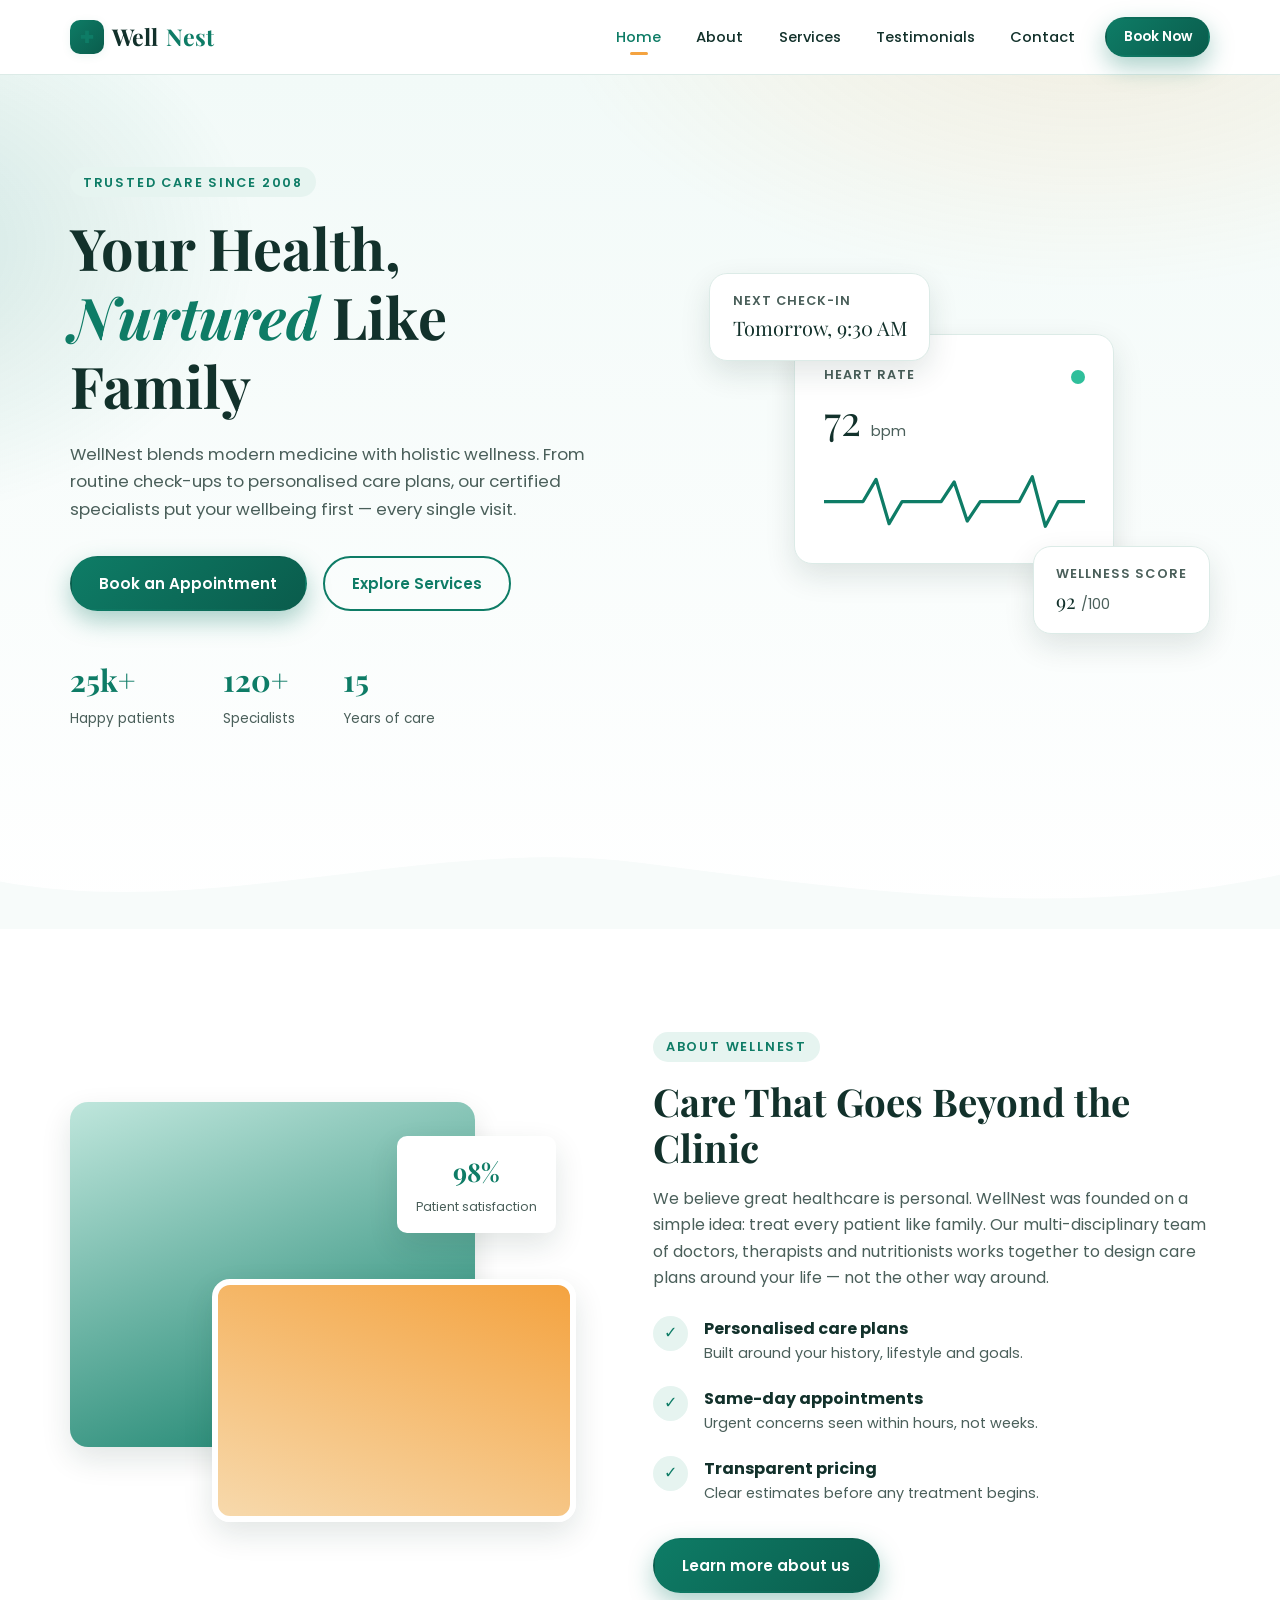
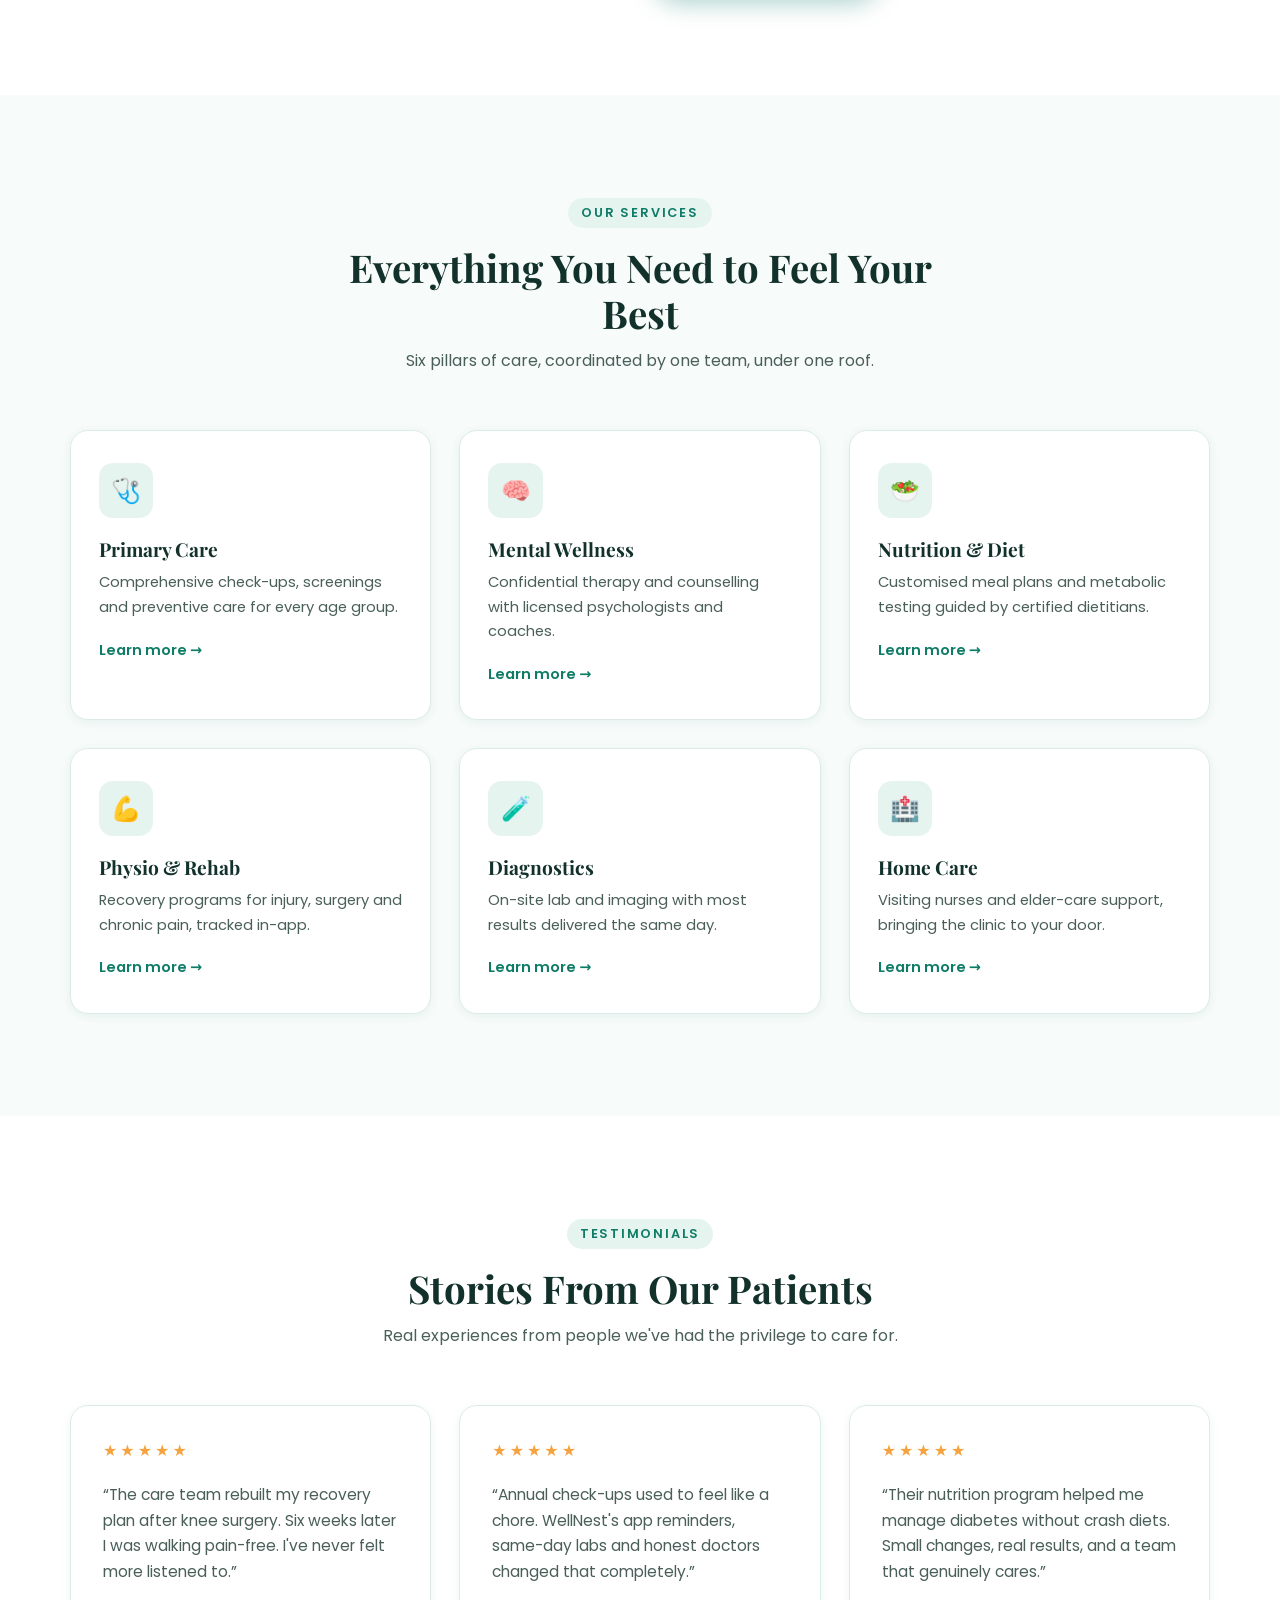
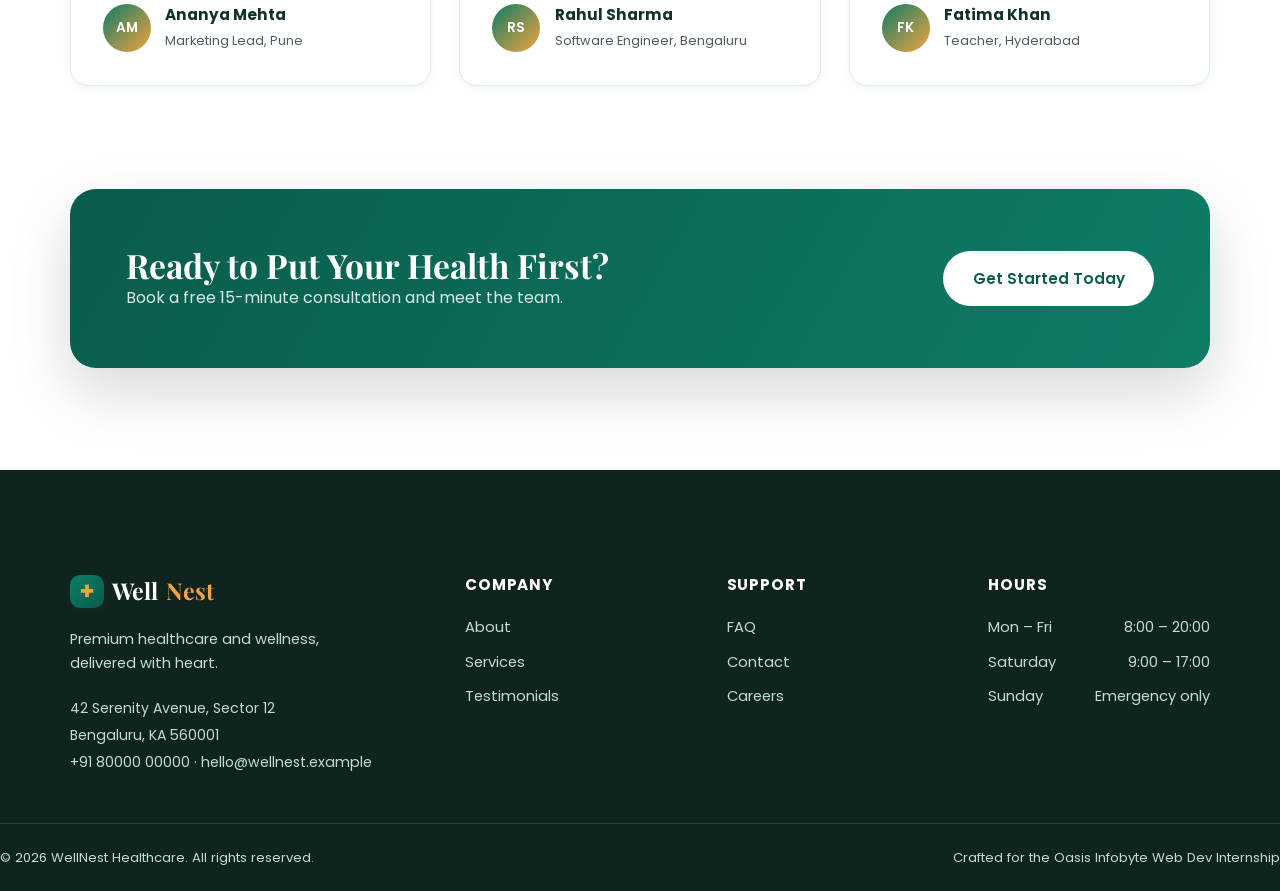
<file: WebDev-L1-LandingPage/index.html>
<!DOCTYPE html>
<html lang="en">
<head>
  <meta charset="UTF-8" />
  <meta name="viewport" content="width=device-width, initial-scale=1.0" />
  <meta name="description" content="WellNest — premium healthcare and wellness services for a healthier life." />
  <title>WellNest | Premium Healthcare &amp; Wellness</title>
  <link rel="preconnect" href="https://fonts.googleapis.com" />
  <link rel="preconnect" href="https://fonts.gstatic.com" crossorigin />
  <link href="https://fonts.googleapis.com/css2?family=Poppins:wght@300;400;500;600;700&family=Playfair+Display:wght@600;700&display=swap" rel="stylesheet" />
  <link rel="stylesheet" href="style.css" />
</head>
<body>

  <!-- ===== Sticky Navigation ===== -->
  <header class="navbar" id="home">
    <nav class="nav container" aria-label="Main navigation">
      <a href="#home" class="logo" aria-label="WellNest home">
        <span class="logo-mark" aria-hidden="true">✚</span> Well<span>Nest</span>
      </a>

      <!-- Mobile-only hamburger checkbox (CSS-only toggle) -->
      <input type="checkbox" id="nav-toggle" class="nav-toggle" aria-label="Open menu" />
      <label for="nav-toggle" class="nav-burger" aria-hidden="true">
        <span class="bar"></span>
        <span class="bar"></span>
        <span class="bar"></span>
      </label>

      <ul class="nav-menu">
        <li><a href="#home" class="nav-link active">Home</a></li>
        <li><a href="#about" class="nav-link">About</a></li>
        <li><a href="#features" class="nav-link">Services</a></li>
        <li><a href="#testimonials" class="nav-link">Testimonials</a></li>
        <li><a href="#contact" class="nav-link">Contact</a></li>
        <li><a href="#contact" class="btn btn-sm btn-primary nav-cta">Book Now</a></li>
      </ul>
    </nav>
  </header>

  <main>
    <!-- ===== Hero ===== -->
    <section class="hero">
      <div class="container hero-grid">
        <div class="hero-text reveal">
          <span class="eyebrow">Trusted care since 2008</span>
          <h1>Your Health, <em>Nurtured</em> Like Family</h1>
          <p>
            WellNest blends modern medicine with holistic wellness. From routine
            check-ups to personalised care plans, our certified specialists put
            your wellbeing first — every single visit.
          </p>
          <div class="hero-actions">
            <a href="#contact" class="btn btn-primary">Book an Appointment</a>
            <a href="#features" class="btn btn-ghost">Explore Services</a>
          </div>
          <ul class="hero-stats" aria-label="Key statistics">
            <li><strong>25k+</strong><span>Happy patients</span></li>
            <li><strong>120+</strong><span>Specialists</span></li>
            <li><strong>15</strong><span>Years of care</span></li>
          </ul>
        </div>

        <div class="hero-art" aria-hidden="true">
          <div class="hero-card main-card">
            <span class="pulse-dot"></span>
            <p class="card-title">Heart Rate</p>
            <p class="card-value">72 <small>bpm</small></p>
            <div class="ecg">
              <svg viewBox="0 0 200 50" preserveAspectRatio="none">
                <polyline points="0,25 30,25 40,8 50,42 60,25 90,25 100,10 110,40 120,25 150,25 160,6 170,44 180,25 200,25" />
              </svg>
            </div>
          </div>
          <div class="hero-card float-card one">
            <p class="card-title">Next check-in</p>
            <p class="card-value sm">Tomorrow, 9:30 AM</p>
          </div>
          <div class="hero-card float-card two">
            <p class="card-title">Wellness score</p>
            <p class="card-value sm">92 <small>/100</small></p>
          </div>
        </div>
      </div>
      <div class="wave" aria-hidden="true">
        <svg viewBox="0 0 1440 120" preserveAspectRatio="none">
          <path d="M0,64 C240,110 480,10 720,42 C960,74 1200,110 1440,56 L1440,120 L0,120 Z" />
        </svg>
      </div>
    </section>

    <!-- ===== About ===== -->
    <section class="about section" id="about">
      <div class="container about-grid">
        <div class="about-media reveal" aria-hidden="true">
          <div class="about-img img-one"></div>
          <div class="about-img img-two"></div>
          <div class="about-badge">
            <strong>98%</strong>
            <span>Patient satisfaction</span>
          </div>
        </div>
        <div class="about-text reveal">
          <span class="eyebrow">About WellNest</span>
          <h2>Care That Goes Beyond the Clinic</h2>
          <p>
            We believe great healthcare is personal. WellNest was founded on a
            simple idea: treat every patient like family. Our multi-disciplinary
            team of doctors, therapists and nutritionists works together to
            design care plans around your life — not the other way around.
          </p>
          <ul class="about-list">
            <li>
              <span class="tick" aria-hidden="true">✓</span>
              <div><strong>Personalised care plans</strong><p>Built around your history, lifestyle and goals.</p></div>
            </li>
            <li>
              <span class="tick" aria-hidden="true">✓</span>
              <div><strong>Same-day appointments</strong><p>Urgent concerns seen within hours, not weeks.</p></div>
            </li>
            <li>
              <span class="tick" aria-hidden="true">✓</span>
              <div><strong>Transparent pricing</strong><p>Clear estimates before any treatment begins.</p></div>
            </li>
          </ul>
          <a href="#features" class="btn btn-primary">Learn more about us</a>
        </div>
      </div>
    </section>

    <!-- ===== Features / Services ===== -->
    <section class="features section" id="features">
      <div class="container">
        <div class="section-head reveal">
          <span class="eyebrow">Our Services</span>
          <h2>Everything You Need to Feel Your Best</h2>
          <p>Six pillars of care, coordinated by one team, under one roof.</p>
        </div>

        <div class="feature-grid">
          <article class="feature-card reveal">
            <div class="feature-icon" aria-hidden="true">🩺</div>
            <h3>Primary Care</h3>
            <p>Comprehensive check-ups, screenings and preventive care for every age group.</p>
            <a class="feature-link" href="#contact">Learn more →</a>
          </article>
          <article class="feature-card reveal">
            <div class="feature-icon" aria-hidden="true">🧠</div>
            <h3>Mental Wellness</h3>
            <p>Confidential therapy and counselling with licensed psychologists and coaches.</p>
            <a class="feature-link" href="#contact">Learn more →</a>
          </article>
          <article class="feature-card reveal">
            <div class="feature-icon" aria-hidden="true">🥗</div>
            <h3>Nutrition &amp; Diet</h3>
            <p>Customised meal plans and metabolic testing guided by certified dietitians.</p>
            <a class="feature-link" href="#contact">Learn more →</a>
          </article>
          <article class="feature-card reveal">
            <div class="feature-icon" aria-hidden="true">💪</div>
            <h3>Physio &amp; Rehab</h3>
            <p>Recovery programs for injury, surgery and chronic pain, tracked in-app.</p>
            <a class="feature-link" href="#contact">Learn more →</a>
          </article>
          <article class="feature-card reveal">
            <div class="feature-icon" aria-hidden="true">🧪</div>
            <h3>Diagnostics</h3>
            <p>On-site lab and imaging with most results delivered the same day.</p>
            <a class="feature-link" href="#contact">Learn more →</a>
          </article>
          <article class="feature-card reveal">
            <div class="feature-icon" aria-hidden="true">🏥</div>
            <h3>Home Care</h3>
            <p>Visiting nurses and elder-care support, bringing the clinic to your door.</p>
            <a class="feature-link" href="#contact">Learn more →</a>
          </article>
        </div>
      </div>
    </section>

    <!-- ===== Testimonials ===== -->
    <section class="testimonials section" id="testimonials">
      <div class="container">
        <div class="section-head reveal">
          <span class="eyebrow">Testimonials</span>
          <h2>Stories From Our Patients</h2>
          <p>Real experiences from people we've had the privilege to care for.</p>
        </div>

        <div class="testimonial-grid">
          <figure class="testimonial-card reveal">
            <div class="stars" aria-label="5 out of 5 stars">★★★★★</div>
            <blockquote>
              “The care team rebuilt my recovery plan after knee surgery. Six weeks
              later I was walking pain-free. I've never felt more listened to.”
            </blockquote>
            <figcaption>
              <div class="avatar" aria-hidden="true">AM</div>
              <div><strong>Ananya Mehta</strong><span>Marketing Lead, Pune</span></div>
            </figcaption>
          </figure>

          <figure class="testimonial-card reveal">
            <div class="stars" aria-label="5 out of 5 stars">★★★★★</div>
            <blockquote>
              “Annual check-ups used to feel like a chore. WellNest's app reminders,
              same-day labs and honest doctors changed that completely.”
            </blockquote>
            <figcaption>
              <div class="avatar" aria-hidden="true">RS</div>
              <div><strong>Rahul Sharma</strong><span>Software Engineer, Bengaluru</span></div>
            </figcaption>
          </figure>

          <figure class="testimonial-card reveal">
            <div class="stars" aria-label="5 out of 5 stars">★★★★★</div>
            <blockquote>
              “Their nutrition program helped me manage diabetes without crash diets.
              Small changes, real results, and a team that genuinely cares.”
            </blockquote>
            <figcaption>
              <div class="avatar" aria-hidden="true">FK</div>
              <div><strong>Fatima Khan</strong><span>Teacher, Hyderabad</span></div>
            </figcaption>
          </figure>
        </div>
      </div>
    </section>

    <!-- ===== CTA Band ===== -->
    <section class="cta-band">
      <div class="container cta-inner reveal">
        <div>
          <h2>Ready to Put Your Health First?</h2>
          <p>Book a free 15-minute consultation and meet the team.</p>
        </div>
        <a href="#contact" class="btn btn-light">Get Started Today</a>
      </div>
    </section>
  </main>

  <!-- ===== Footer / Contact ===== -->
  <footer class="footer" id="contact">
    <div class="container footer-grid">
      <div class="footer-brand">
        <a href="#home" class="logo light"><span class="logo-mark" aria-hidden="true">✚</span> Well<span>Nest</span></a>
        <p>Premium healthcare and wellness, delivered with heart.</p>
        <address>
          42 Serenity Avenue, Sector 12<br />
          Bengaluru, KA 560001<br />
          <a href="tel:+918000000000">+91 80000 00000</a> ·
          <a href="mailto:hello@wellnest.example">hello@wellnest.example</a>
        </address>
      </div>
      <nav class="footer-col" aria-label="Site links">
        <h4>Company</h4>
        <ul>
          <li><a href="#about">About</a></li>
          <li><a href="#features">Services</a></li>
          <li><a href="#testimonials">Testimonials</a></li>
        </ul>
      </nav>
      <nav class="footer-col" aria-label="Support links">
        <h4>Support</h4>
        <ul>
          <li><a href="#features">FAQ</a></li>
          <li><a href="#contact">Contact</a></li>
          <li><a href="#home">Careers</a></li>
        </ul>
      </nav>
      <div class="footer-col">
        <h4>Hours</h4>
        <ul class="hours">
          <li><span>Mon – Fri</span><span>8:00 – 20:00</span></li>
          <li><span>Saturday</span><span>9:00 – 17:00</span></li>
          <li><span>Sunday</span><span>Emergency only</span></li>
        </ul>
      </div>
    </div>
    <div class="footer-bottom">
      <p>© 2026 WellNest Healthcare. All rights reserved.</p>
      <p class="made-with">Crafted for the Oasis Infobyte Web Dev Internship</p>
    </div>
  </footer>

</body>
</html>
</file>
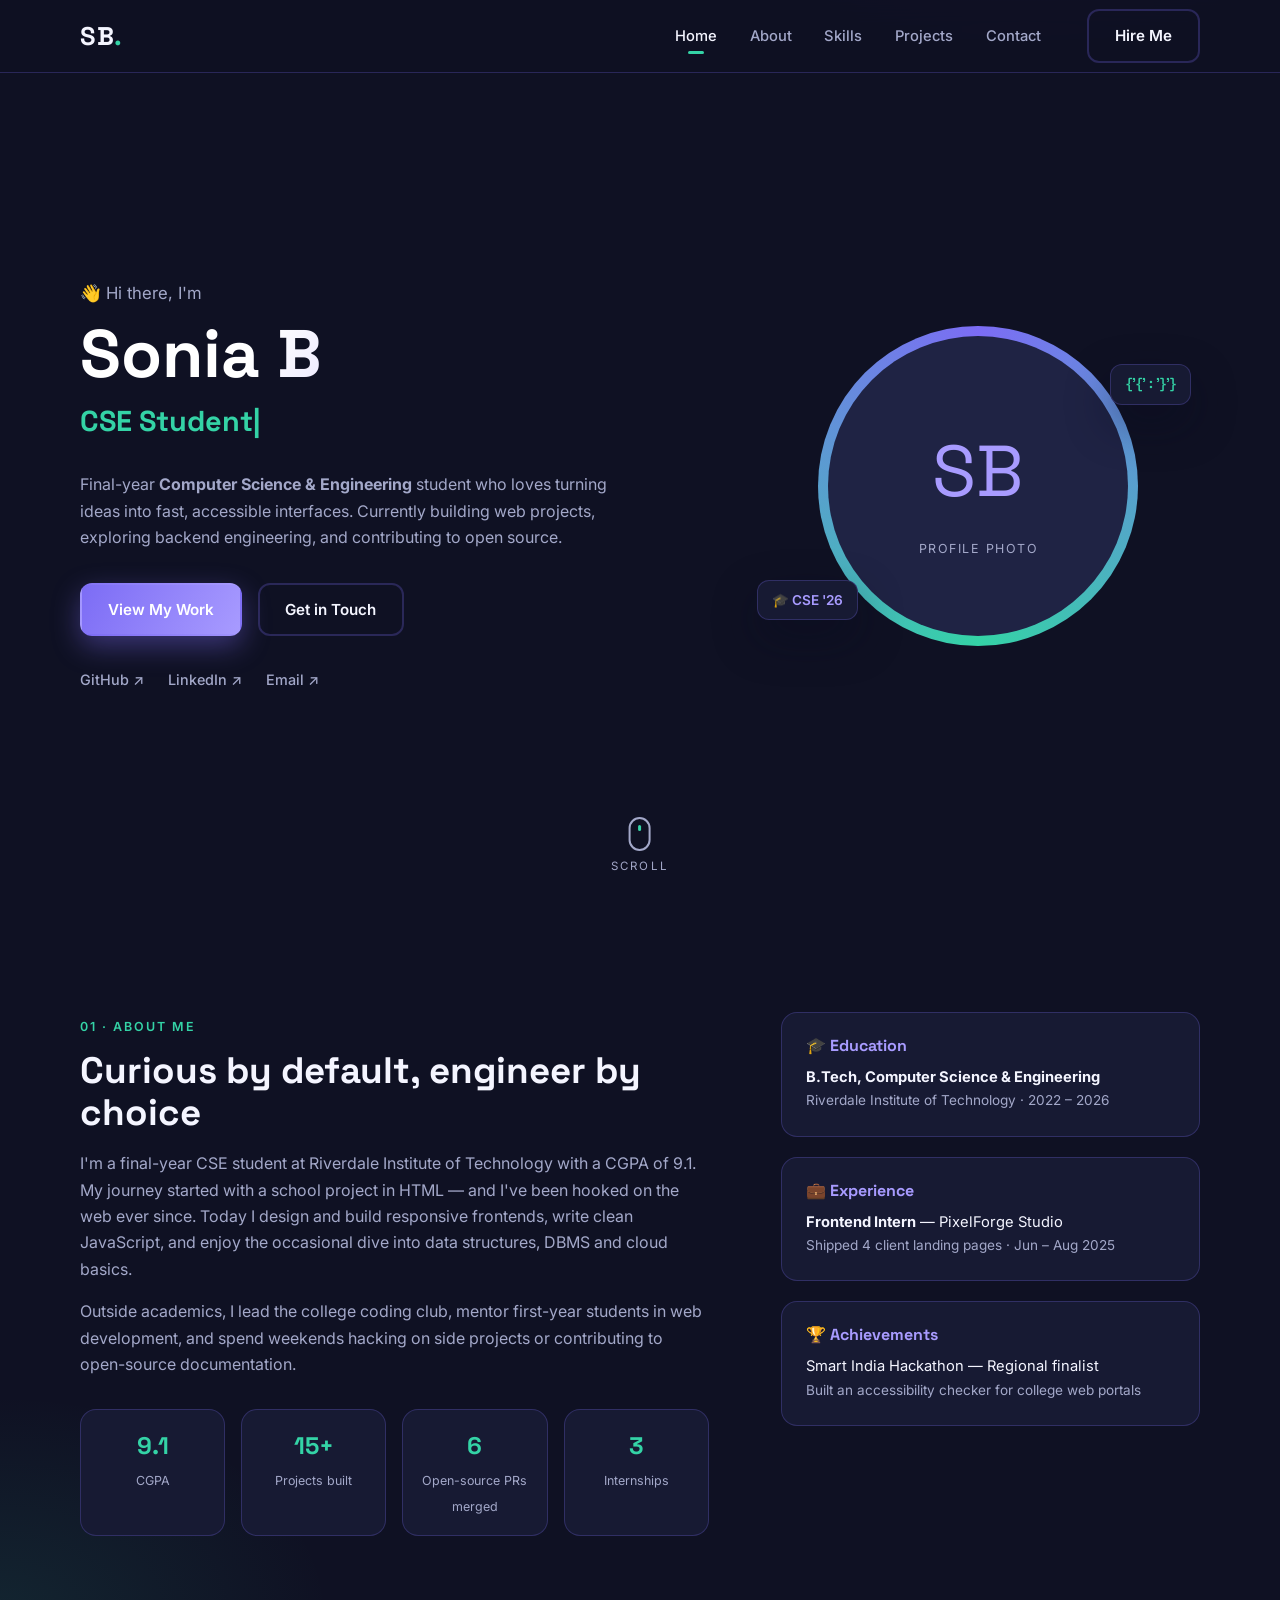
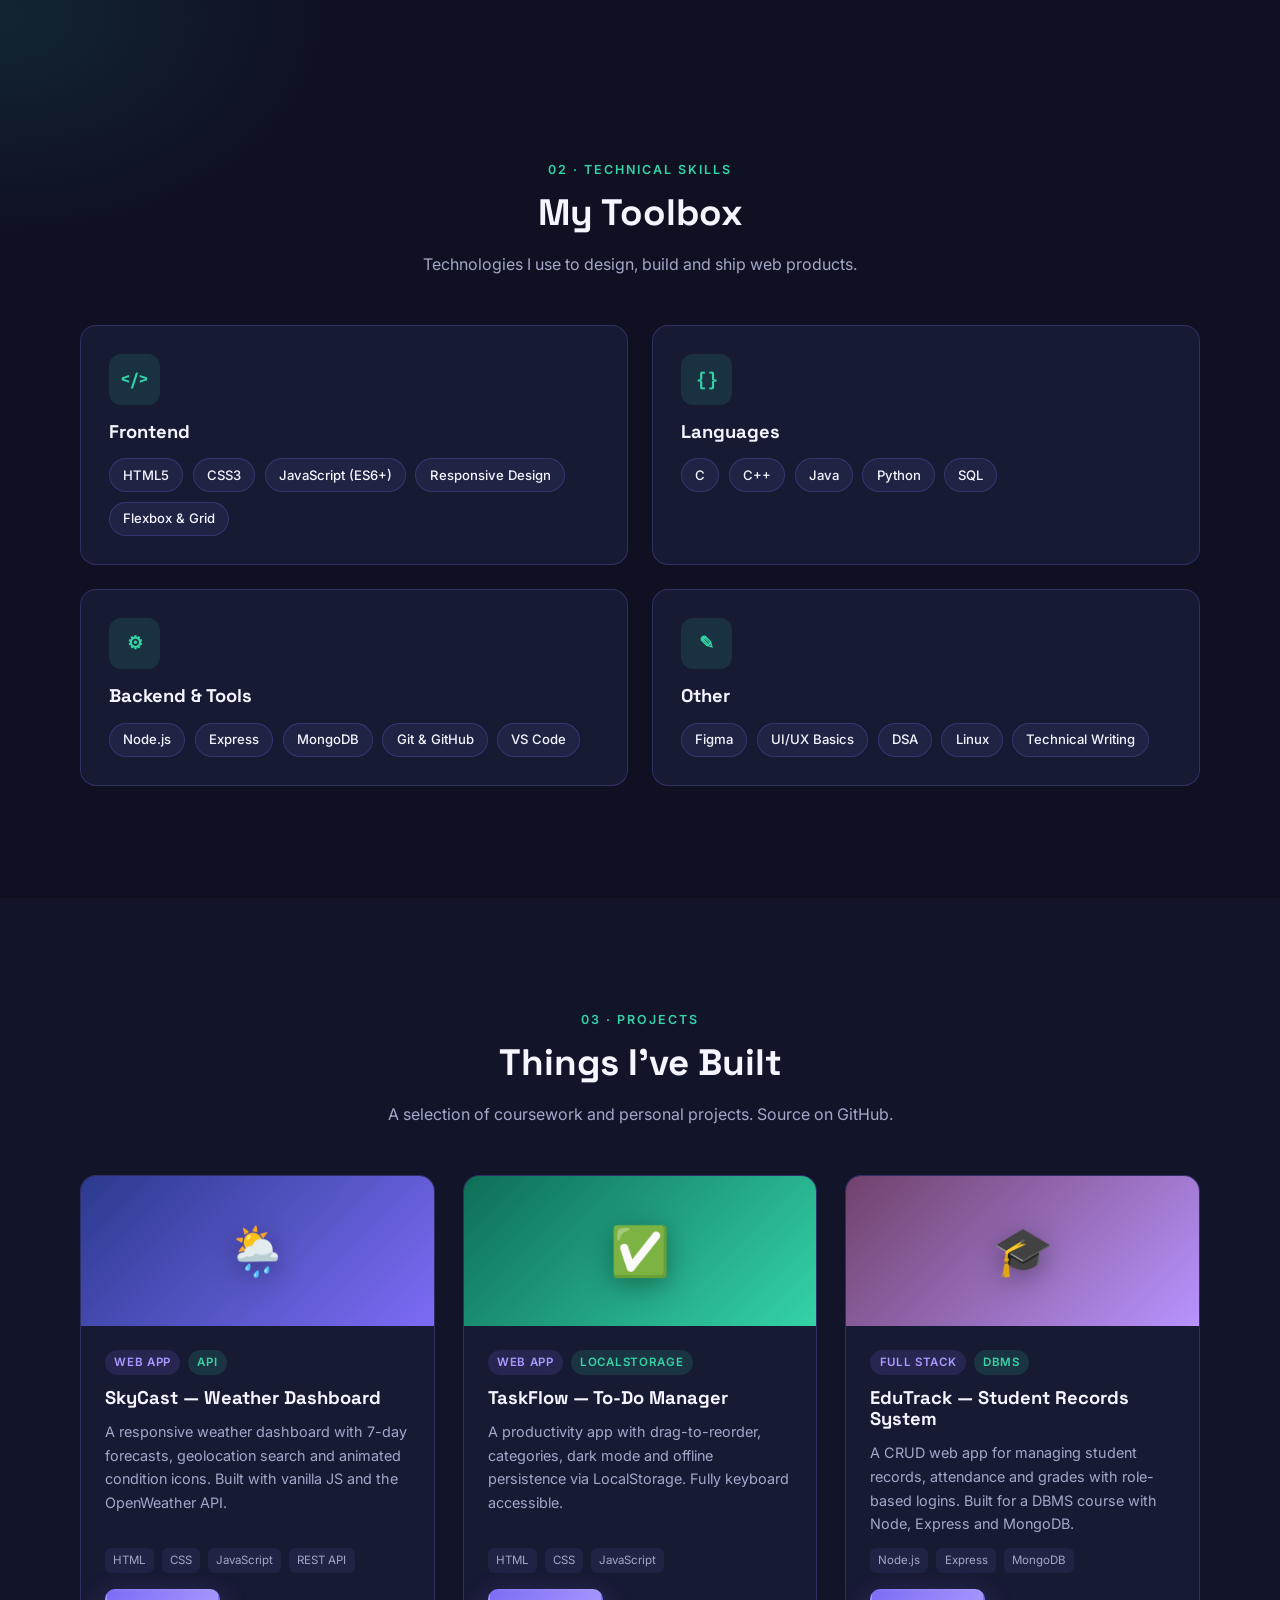
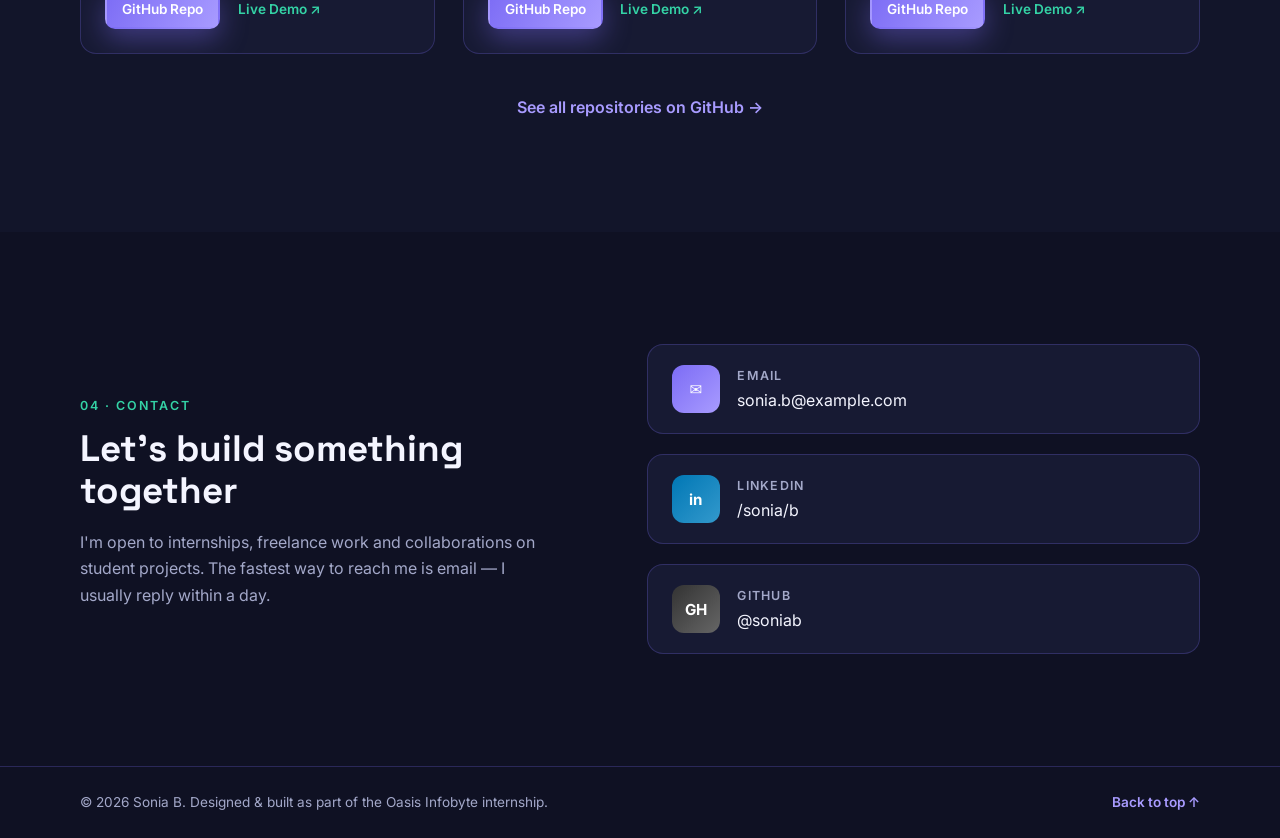
<file: WebDev-L1-PersonalPortfolio/index.html>
<!DOCTYPE html>
<html lang="en">
<head>
  <meta charset="UTF-8" />
  <meta name="viewport" content="width=device-width, initial-scale=1.0" />
  <meta name="description" content="Portfolio of Sonia B — Computer Science & Engineering student, frontend developer and open-source contributor." />
  <title>Sonia B | CSE Student &amp; Frontend Developer</title>
  <link rel="preconnect" href="https://fonts.googleapis.com" />
  <link rel="preconnect" href="https://fonts.gstatic.com" crossorigin />
  <link href="https://fonts.googleapis.com/css2?family=Inter:wght@300;400;500;600;700;800&family=Space+Grotesk:wght@500;600;700&display=swap" rel="stylesheet" />
  <link rel="stylesheet" href="style.css" />
</head>
<body>

  <!-- ===== Navigation ===== -->
  <header class="navbar">
    <nav class="nav container" aria-label="Main navigation">
      <a href="#hero" class="logo" aria-label="Sonia's portfolio home">SB<span>.</span></a>

      <button class="nav-burger" id="navBurger" aria-label="Toggle navigation menu" aria-expanded="false" aria-controls="navMenu">
        <span class="bar" aria-hidden="true"></span>
        <span class="bar" aria-hidden="true"></span>
        <span class="bar" aria-hidden="true"></span>
      </button>

      <ul class="nav-menu" id="navMenu">
        <li><a href="#hero" class="nav-link active">Home</a></li>
        <li><a href="#about" class="nav-link">About</a></li>
        <li><a href="#skills" class="nav-link">Skills</a></li>
        <li><a href="#projects" class="nav-link">Projects</a></li>
        <li><a href="#contact" class="nav-link">Contact</a></li>
      </ul>

      <a href="#contact" class="btn btn-outline nav-cta">Hire Me</a>
    </nav>
  </header>

  <main>
    <!-- ===== Hero ===== -->
    <section class="hero" id="hero">
      <div class="container hero-inner">
        <div class="hero-text">
          <p class="hello">👋 Hi there, I'm</p>
          <h1>Sonia B</h1>
          <h2 class="role">
            <span id="typed"></span><span class="cursor" aria-hidden="true">|</span>
          </h2>
          <p class="lede">
            Final-year <strong>Computer Science &amp; Engineering</strong> student who loves
            turning ideas into fast, accessible interfaces. Currently building
            web projects, exploring backend engineering, and contributing to
            open source.
          </p>
          <div class="hero-actions">
            <a href="#projects" class="btn btn-primary">View My Work</a>
            <a href="#contact" class="btn btn-outline">Get in Touch</a>
          </div>
          <ul class="social-row" aria-label="Social profiles">
            <li><a href="https://github.com/your-username" target="_blank" rel="noopener noreferrer" aria-label="GitHub profile">GitHub ↗</a></li>
            <li><a href="https://linkedin.com/in/your-username" target="_blank" rel="noopener noreferrer" aria-label="LinkedIn profile">LinkedIn ↗</a></li>
            <li><a href="mailto:sonia.b@example.com" aria-label="Email Sonia">Email ↗</a></li>
          </ul>
        </div>

        <div class="hero-photo" aria-hidden="true">
          <div class="photo-ring">
            <div class="photo-placeholder">
              <span class="photo-initials">SB</span>
              <span class="photo-hint">Profile Photo</span>
            </div>
          </div>
          <div class="badge badge-code">{'{' : '}'}</div>
          <div class="badge badge-grad">🎓 CSE '26</div>
        </div>
      </div>

      <a href="#about" class="scroll-cue" aria-label="Scroll to About section">
        <span class="mouse" aria-hidden="true"></span>
        scroll
      </a>
    </section>

    <!-- ===== About ===== -->
    <section class="section about" id="about">
      <div class="container about-grid">
        <div class="about-text">
          <span class="section-tag">01 · About Me</span>
          <h2 class="section-title">Curious by default, engineer by choice</h2>
          <p>
            I'm a final-year CSE student at Riverdale Institute of Technology with a
            CGPA of 9.1. My journey started with a school project in HTML — and I've
            been hooked on the web ever since. Today I design and build responsive
            frontends, write clean JavaScript, and enjoy the occasional dive into
            data structures, DBMS and cloud basics.
          </p>
          <p>
            Outside academics, I lead the college coding club, mentor first-year
            students in web development, and spend weekends hacking on side
            projects or contributing to open-source documentation.
          </p>
          <ul class="about-facts">
            <li><strong>9.1</strong><span>CGPA</span></li>
            <li><strong>15+</strong><span>Projects built</span></li>
            <li><strong>6</strong><span>Open-source PRs merged</span></li>
            <li><strong>3</strong><span>Internships</span></li>
          </ul>
        </div>

        <div class="about-cards" role="list">
          <article class="info-card" role="listitem">
            <h3>🎓 Education</h3>
            <p><strong>B.Tech, Computer Science &amp; Engineering</strong></p>
            <p class="muted">Riverdale Institute of Technology · 2022 – 2026</p>
          </article>
          <article class="info-card" role="listitem">
            <h3>💼 Experience</h3>
            <p><strong>Frontend Intern</strong> — PixelForge Studio</p>
            <p class="muted">Shipped 4 client landing pages · Jun – Aug 2025</p>
          </article>
          <article class="info-card" role="listitem">
            <h3>🏆 Achievements</h3>
            <p>Smart India Hackathon — Regional finalist</p>
            <p class="muted">Built an accessibility checker for college web portals</p>
          </article>
        </div>
      </div>
    </section>

    <!-- ===== Skills ===== -->
    <section class="section skills" id="skills">
      <div class="container">
        <div class="section-head">
          <span class="section-tag">02 · Technical Skills</span>
          <h2 class="section-title">My Toolbox</h2>
          <p>Technologies I use to design, build and ship web products.</p>
        </div>

        <div class="skills-grid">
          <article class="skill-card">
            <div class="skill-icon" aria-hidden="true">&lt;/&gt;</div>
            <h3>Frontend</h3>
            <div class="chips">
              <span class="chip">HTML5</span>
              <span class="chip">CSS3</span>
              <span class="chip">JavaScript (ES6+)</span>
              <span class="chip">Responsive Design</span>
              <span class="chip">Flexbox &amp; Grid</span>
            </div>
          </article>

          <article class="skill-card">
            <div class="skill-icon" aria-hidden="true">{ }</div>
            <h3>Languages</h3>
            <div class="chips">
              <span class="chip">C</span>
              <span class="chip">C++</span>
              <span class="chip">Java</span>
              <span class="chip">Python</span>
              <span class="chip">SQL</span>
            </div>
          </article>

          <article class="skill-card">
            <div class="skill-icon" aria-hidden="true">⚙</div>
            <h3>Backend &amp; Tools</h3>
            <div class="chips">
              <span class="chip">Node.js</span>
              <span class="chip">Express</span>
              <span class="chip">MongoDB</span>
              <span class="chip">Git &amp; GitHub</span>
              <span class="chip">VS Code</span>
            </div>
          </article>

          <article class="skill-card">
            <div class="skill-icon" aria-hidden="true">✎</div>
            <h3>Other</h3>
            <div class="chips">
              <span class="chip">Figma</span>
              <span class="chip">UI/UX Basics</span>
              <span class="chip">DSA</span>
              <span class="chip">Linux</span>
              <span class="chip">Technical Writing</span>
            </div>
          </article>
        </div>
      </div>
    </section>

    <!-- ===== Projects ===== -->
    <section class="section projects" id="projects">
      <div class="container">
        <div class="section-head">
          <span class="section-tag">03 · Projects</span>
          <h2 class="section-title">Things I've Built</h2>
          <p>A selection of coursework and personal projects. Source on GitHub.</p>
        </div>

        <div class="projects-grid">
          <article class="project-card">
            <div class="project-thumb thumb-1" aria-hidden="true">
              <span class="proj-emoji">🌦️</span>
            </div>
            <div class="project-body">
              <div class="project-meta">
                <span class="tag">Web App</span>
                <span class="tag alt">API</span>
              </div>
              <h3>SkyCast — Weather Dashboard</h3>
              <p>
                A responsive weather dashboard with 7-day forecasts, geolocation
                search and animated condition icons. Built with vanilla JS and the
                OpenWeather API.
              </p>
              <div class="stack-row">
                <small>HTML</small><small>CSS</small><small>JavaScript</small><small>REST API</small>
              </div>
              <div class="project-links">
                <a class="btn btn-primary btn-sm" href="https://github.com/your-username/skycast" target="_blank" rel="noopener noreferrer">GitHub Repo</a>
                <a class="project-live" href="#" target="_blank" rel="noopener noreferrer">Live Demo ↗</a>
              </div>
            </div>
          </article>

          <article class="project-card">
            <div class="project-thumb thumb-2" aria-hidden="true">
              <span class="proj-emoji">✅</span>
            </div>
            <div class="project-body">
              <div class="project-meta">
                <span class="tag">Web App</span>
                <span class="tag alt">LocalStorage</span>
              </div>
              <h3>TaskFlow — To-Do Manager</h3>
              <p>
                A productivity app with drag-to-reorder, categories, dark mode and
                offline persistence via LocalStorage. Fully keyboard accessible.
              </p>
              <div class="stack-row">
                <small>HTML</small><small>CSS</small><small>JavaScript</small>
              </div>
              <div class="project-links">
                <a class="btn btn-primary btn-sm" href="https://github.com/your-username/taskflow" target="_blank" rel="noopener noreferrer">GitHub Repo</a>
                <a class="project-live" href="#" target="_blank" rel="noopener noreferrer">Live Demo ↗</a>
              </div>
            </div>
          </article>

          <article class="project-card">
            <div class="project-thumb thumb-3" aria-hidden="true">
              <span class="proj-emoji">🎓</span>
            </div>
            <div class="project-body">
              <div class="project-meta">
                <span class="tag">Full Stack</span>
                <span class="tag alt">DBMS</span>
              </div>
              <h3>EduTrack — Student Records System</h3>
              <p>
                A CRUD web app for managing student records, attendance and grades
                with role-based logins. Built for a DBMS course with Node, Express
                and MongoDB.
              </p>
              <div class="stack-row">
                <small>Node.js</small><small>Express</small><small>MongoDB</small>
              </div>
              <div class="project-links">
                <a class="btn btn-primary btn-sm" href="https://github.com/your-username/edutrack" target="_blank" rel="noopener noreferrer">GitHub Repo</a>
                <a class="project-live" href="#" target="_blank" rel="noopener noreferrer">Live Demo ↗</a>
              </div>
            </div>
          </article>
        </div>

        <p class="more-projects">
          <a href="https://github.com/your-username?tab=repositories" target="_blank" rel="noopener noreferrer">See all repositories on GitHub →</a>
        </p>
      </div>
    </section>

    <!-- ===== Contact ===== -->
    <section class="section contact" id="contact">
      <div class="container contact-grid">
        <div class="contact-intro">
          <span class="section-tag">04 · Contact</span>
          <h2 class="section-title">Let's build something together</h2>
          <p>
            I'm open to internships, freelance work and collaborations on
            student projects. The fastest way to reach me is email — I usually
            reply within a day.
          </p>
        </div>

        <div class="contact-cards">
          <a class="contact-card" href="mailto:sonia.b@example.com">
            <span class="cc-icon" aria-hidden="true">✉</span>
            <span class="cc-label">Email</span>
            <span class="cc-value">sonia.b@example.com</span>
          </a>
          <a class="contact-card" href="https://linkedin.com/in/your-username" target="_blank" rel="noopener noreferrer">
            <span class="cc-icon" aria-hidden="true">in</span>
            <span class="cc-label">LinkedIn</span>
            <span class="cc-value">/sonia/b</span>
          </a>
          <a class="contact-card" href="https://github.com/your-username" target="_blank" rel="noopener noreferrer">
            <span class="cc-icon" aria-hidden="true">GH</span>
            <span class="cc-label">GitHub</span>
            <span class="cc-value">@soniab</span>
          </a>
        </div>
      </div>
    </section>
  </main>

  <!-- ===== Footer ===== -->
  <footer class="footer">
    <div class="container footer-inner">
      <p>© 2026 Sonia B. Designed &amp; built as part of the Oasis Infobyte internship.</p>
      <a href="#hero" class="back-top" id="backTop">Back to top ↑</a>
    </div>
  </footer>

  <script src="script.js"></script>
</body>
</html>
</file>
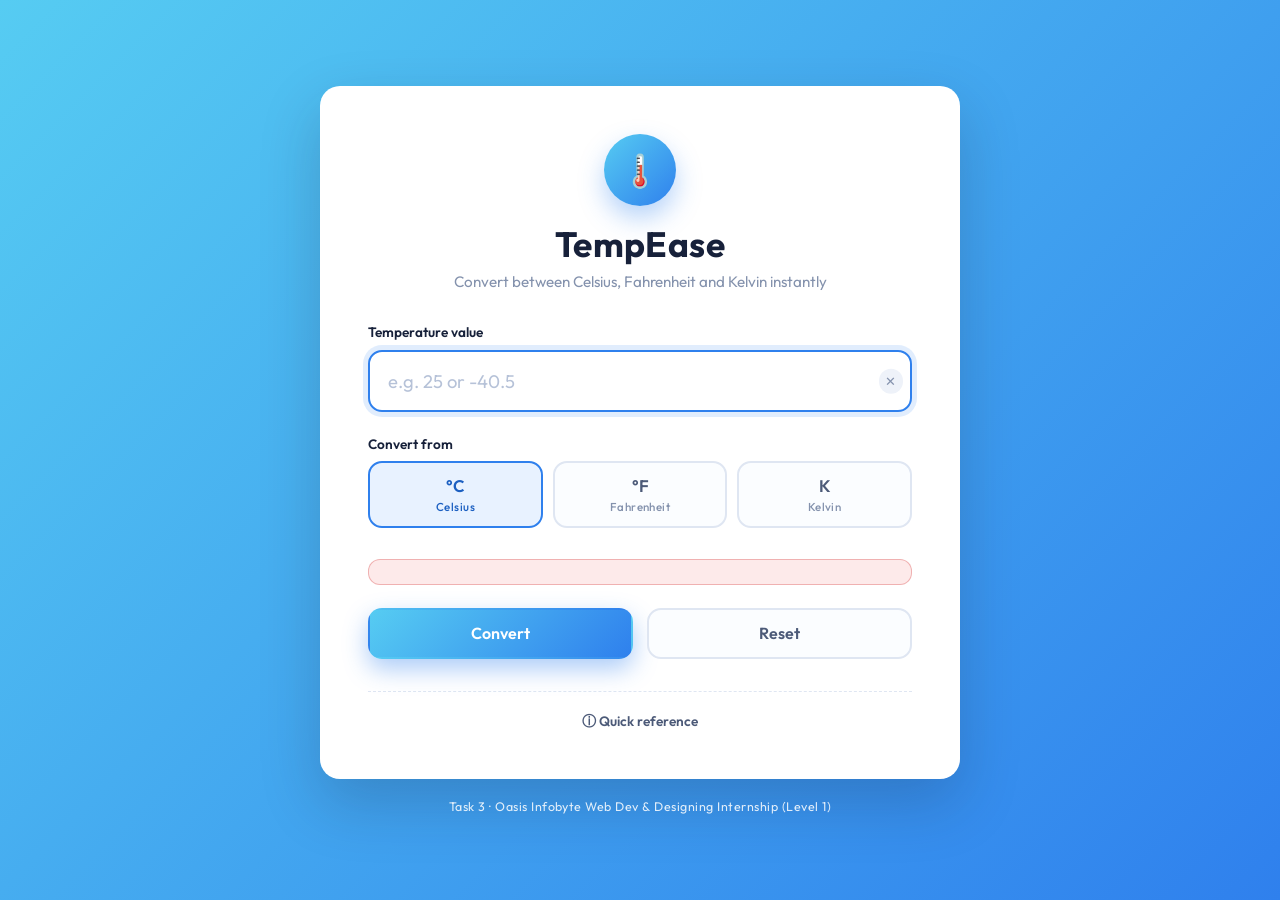
<file: WebDev-L1-TemperatureConverter/index.html>
<!DOCTYPE html>
<html lang="en">
<head>
  <meta charset="UTF-8" />
  <meta name="viewport" content="width=device-width, initial-scale=1.0" />
  <meta name="description" content="An interactive temperature converter supporting Celsius, Fahrenheit and Kelvin, with validation and absolute-zero checks." />
  <title>TempEase — Temperature Converter</title>
  <link rel="preconnect" href="https://fonts.googleapis.com" />
  <link rel="preconnect" href="https://fonts.gstatic.com" crossorigin />
  <link href="https://fonts.googleapis.com/css2?family=Outfit:wght@300;400;500;600;700&family=JetBrains+Mono:wght@500;700&display=swap" rel="stylesheet" />
  <link rel="stylesheet" href="style.css" />
</head>
<body>

  <main class="page">
    <div class="card" role="presentation">

      <!-- ===== Header ===== -->
      <header class="card-head">
        <div class="app-icon" aria-hidden="true">🌡️</div>
        <h1>TempEase</h1>
        <p class="subtitle">Convert between Celsius, Fahrenheit and Kelvin instantly</p>
      </header>

      <!-- ===== Converter form ===== -->
      <form class="converter" id="converterForm" novalidate>

        <!-- Temperature value -->
        <div class="field">
          <label for="tempInput">Temperature value</label>
          <div class="input-wrap">
            <input
              type="text"
              id="tempInput"
              name="temperature"
              inputmode="decimal"
              autocomplete="off"
              placeholder="e.g. 25 or -40.5"
              aria-describedby="errorBox"
              required
            />
            <button
              type="button"
              class="clear-btn"
              id="clearBtn"
              aria-label="Clear input"
              title="Clear"
              hidden
            >✕</button>
          </div>
        </div>

        <!-- From unit -->
        <div class="field">
          <span class="group-label" id="fromLabel">Convert from</span>
          <div class="unit-group" role="radiogroup" aria-labelledby="fromLabel">
            <label class="unit">
              <input type="radio" name="fromUnit" value="celsius" checked />
              <span class="unit-chip">°C <small>Celsius</small></span>
            </label>
            <label class="unit">
              <input type="radio" name="fromUnit" value="fahrenheit" />
              <span class="unit-chip">°F <small>Fahrenheit</small></span>
            </label>
            <label class="unit">
              <input type="radio" name="fromUnit" value="kelvin" />
              <span class="unit-chip">K <small>Kelvin</small></span>
            </label>
          </div>
        </div>

        <!-- Error message -->
        <p class="error" id="errorBox" role="alert" aria-live="assertive" hidden></p>

        <!-- Actions -->
        <div class="actions">
          <button type="submit" class="btn btn-primary" id="convertBtn">Convert</button>
          <button type="button" class="btn btn-ghost" id="resetBtn">Reset</button>
        </div>
      </form>

      <!-- ===== Results ===== -->
      <section class="results" id="results" aria-live="polite" hidden>
        <h2 class="results-title">Result</h2>
        <p class="results-summary" id="summary"></p>

        <div class="result-grid">
          <article class="result-card" id="resCelsius">
            <div class="rc-icon" aria-hidden="true">🌡</div>
            <p class="rc-unit">Celsius</p>
            <p class="rc-value"><span data-value>--</span><small>°C</small></p>
          </article>
          <article class="result-card" id="resFahrenheit">
            <div class="rc-icon" aria-hidden="true">🔥</div>
            <p class="rc-unit">Fahrenheit</p>
            <p class="rc-value"><span data-value>--</span><small>°F</small></p>
          </article>
          <article class="result-card" id="resKelvin">
            <div class="rc-icon" aria-hidden="true">❄</div>
            <p class="rc-unit">Kelvin</p>
            <p class="rc-value"><span data-value>--</span><small>K</small></p>
          </article>
        </div>

        <p class="note" id="note"></p>
      </section>

      <!-- ===== Reference ===== -->
      <details class="reference">
        <summary>Quick reference</summary>
        <ul>
          <li><strong>Absolute zero:</strong> −273.15 °C · −459.67 °F · 0 K</li>
          <li><strong>Water freezes:</strong> 0 °C · 32 °F · 273.15 K</li>
          <li><strong>Body temperature:</strong> ~37 °C · 98.6 °F · 310.15 K</li>
          <li><strong>Water boils:</strong> 100 °C · 212 °F · 373.15 K</li>
        </ul>
      </details>
    </div>

    <p class="credits">Task 3 · Oasis Infobyte Web Dev &amp; Designing Internship (Level 1)</p>
  </main>

  <script src="script.js"></script>
</body>
</html>
</file>
<file: WebDev-L1-LandingPage/style.css>
/* ==========================================================================
   WellNest — Healthcare & Wellness Landing Page
   Task 1 · Oasis Infobyte Web Dev & Designing Internship (Level 1)
   HTML5 + CSS3 only — no JavaScript
   ========================================================================== */

/* ---------- Design tokens ---------- */
:root {
  /* Palette */
  --clr-primary: #0e7c66;        /* deep teal */
  --clr-primary-dark: #0a5c4c;
  --clr-primary-light: #e6f4f0;
  --clr-accent: #f4a340;         /* warm amber */
  --clr-ink: #12312b;            /* near-black green */
  --clr-body: #4a5f5a;
  --clr-white: #ffffff;
  --clr-surface: #f7fbfa;
  --clr-border: #dcebe7;
  --clr-error: #d64545;

  /* Typography */
  --font-display: "Playfair Display", Georgia, serif;
  --font-body: "Poppins", "Segoe UI", system-ui, sans-serif;

  /* Rhythm */
  --radius: 18px;
  --radius-sm: 10px;
  --shadow-sm: 0 2px 10px rgba(14, 124, 102, 0.08);
  --shadow-md: 0 12px 30px rgba(18, 49, 43, 0.12);
  --shadow-lg: 0 24px 60px rgba(18, 49, 43, 0.18);
  --section-pad: clamp(4rem, 8vw, 6.5rem);
  --nav-h: 74px;
  --transition: 0.28s cubic-bezier(0.4, 0, 0.2, 1);
}

/* ---------- Reset ---------- */
*,
*::before,
*::after { box-sizing: border-box; margin: 0; padding: 0; }

html { scroll-behavior: smooth; }

body {
  font-family: var(--font-body);
  font-size: 1rem;
  line-height: 1.65;
  color: var(--clr-body);
  background: var(--clr-white);
  overflow-x: hidden;
  -webkit-font-smoothing: antialiased;
}

img, svg { display: block; max-width: 100%; }

a { color: inherit; text-decoration: none; }
ul { list-style: none; }

h1, h2, h3 { font-family: var(--font-display); color: var(--clr-ink); line-height: 1.2; }

:focus-visible { outline: 3px solid var(--clr-accent); outline-offset: 3px; border-radius: 4px; }

.container { width: min(1140px, 92%); margin-inline: auto; }
.section { padding-block: var(--section-pad); }

/* ---------- Reusable bits ---------- */
.eyebrow {
  display: inline-block;
  font-size: 0.8rem;
  font-weight: 600;
  letter-spacing: 0.14em;
  text-transform: uppercase;
  color: var(--clr-primary);
  background: var(--clr-primary-light);
  padding: 0.35em 1em;
  border-radius: 999px;
  margin-bottom: 1rem;
}

.btn {
  display: inline-block;
  font-family: var(--font-body);
  font-weight: 600;
  font-size: 0.95rem;
  padding: 0.85em 1.8em;
  border-radius: 999px;
  border: 2px solid transparent;
  cursor: pointer;
  transition: transform var(--transition), box-shadow var(--transition),
              background-color var(--transition), color var(--transition);
}
.btn-primary {
  background: linear-gradient(135deg, var(--clr-primary), var(--clr-primary-dark));
  color: var(--clr-white);
  box-shadow: 0 10px 24px rgba(14, 124, 102, 0.35);
}
.btn-primary:hover { transform: translateY(-3px); box-shadow: 0 16px 32px rgba(14, 124, 102, 0.45); }
.btn-ghost {
  border-color: var(--clr-primary);
  color: var(--clr-primary);
  background: transparent;
}
.btn-ghost:hover { background: var(--clr-primary-light); transform: translateY(-3px); }
.btn-light { background: var(--clr-white); color: var(--clr-primary-dark); }
.btn-light:hover { transform: translateY(-3px); box-shadow: var(--shadow-md); }
.btn-sm { padding: 0.5em 1.2em; font-size: 0.85rem; }

.section-head { max-width: 620px; margin: 0 auto 3.5rem; text-align: center; }
.section-head h2 { font-size: clamp(1.7rem, 3.5vw, 2.4rem); margin-bottom: 0.75rem; }
.section-head p { color: var(--clr-body); }

/* Scroll-reveal illusion (animation on load — CSS only) */
@keyframes rise {
  from { opacity: 0; transform: translateY(28px); }
  to { opacity: 1; transform: translateY(0); }
}
.reveal { animation: rise 0.8s ease both; }
.reveal:nth-child(2) { animation-delay: 0.12s; }
.reveal:nth-child(3) { animation-delay: 0.24s; }

/* ==========================================================================
   Navigation
   ========================================================================== */
.navbar {
  position: sticky;
  top: 0;
  z-index: 100;
  background: rgba(255, 255, 255, 0.88);
  backdrop-filter: blur(12px);
  -webkit-backdrop-filter: blur(12px);
  border-bottom: 1px solid var(--clr-border);
}

.nav {
  display: flex;
  align-items: center;
  justify-content: space-between;
  gap: 1.5rem;
  min-height: var(--nav-h);
}

.logo {
  display: inline-flex;
  align-items: center;
  gap: 0.5rem;
  font-family: var(--font-display);
  font-size: 1.45rem;
  font-weight: 700;
  color: var(--clr-ink);
}
.logo span { color: var(--clr-primary); }
.logo.light { color: var(--clr-white); }
.logo.light span { color: var(--clr-accent); }

.logo-mark {
  display: grid;
  place-items: center;
  width: 2.1rem;
  height: 2.1rem;
  border-radius: 10px;
  background: linear-gradient(135deg, var(--clr-primary), var(--clr-primary-dark));
  color: var(--clr-white);
  font-size: 1rem;
  box-shadow: var(--shadow-sm);
}

.nav-menu {
  display: flex;
  align-items: center;
  gap: 0.4rem;
}

.nav-link {
  position: relative;
  display: inline-block;
  padding: 0.5rem 0.9rem;
  font-size: 0.92rem;
  font-weight: 500;
  color: var(--clr-ink);
  border-radius: 8px;
  transition: color var(--transition), background-color var(--transition);
}
.nav-link:hover { color: var(--clr-primary); background: var(--clr-primary-light); }
.nav-link.active { color: var(--clr-primary); }
.nav-link.active::after {
  content: "";
  position: absolute;
  left: 50%;
  bottom: 2px;
  width: 18px;
  height: 3px;
  border-radius: 2px;
  background: var(--clr-accent);
  transform: translateX(-50%);
}

.nav-cta { margin-left: 0.6rem; }

/* CSS-only mobile menu */
.nav-toggle { position: absolute; opacity: 0; pointer-events: none; }
.nav-burger {
  display: none;
  flex-direction: column;
  gap: 5px;
  cursor: pointer;
  padding: 0.5rem;
  border-radius: 8px;
}
.nav-burger .bar {
  width: 24px;
  height: 2.5px;
  border-radius: 2px;
  background: var(--clr-ink);
  transition: transform var(--transition), opacity var(--transition);
}

/* ==========================================================================
   Hero
   ========================================================================== */
.hero {
  position: relative;
  background:
    radial-gradient(900px 500px at 85% -10%, rgba(244, 163, 64, 0.14), transparent 60%),
    radial-gradient(700px 500px at -10% 20%, rgba(14, 124, 102, 0.16), transparent 55%),
    linear-gradient(180deg, #f2faf8, #ffffff);
  padding: calc(var(--section-pad) * 0.9) 0 0;
}

.hero-grid {
  display: grid;
  grid-template-columns: 1.05fr 0.95fr;
  align-items: center;
  gap: clamp(2rem, 5vw, 4.5rem);
  padding-bottom: clamp(4rem, 8vw, 6rem);
}

.hero-text h1 {
  font-size: clamp(2.2rem, 5vw, 3.6rem);
  margin-bottom: 1.25rem;
}
.hero-text h1 em {
  font-style: italic;
  color: var(--clr-primary);
}
.hero-text > p { max-width: 54ch; font-size: 1.05rem; margin-bottom: 2rem; }

.hero-actions { display: flex; flex-wrap: wrap; gap: 1rem; }

.hero-stats {
  display: flex;
  flex-wrap: wrap;
  gap: clamp(1.5rem, 4vw, 3rem);
  margin-top: 2.75rem;
}
.hero-stats li strong {
  display: block;
  font-family: var(--font-display);
  font-size: 1.9rem;
  color: var(--clr-primary);
}
.hero-stats li span { font-size: 0.85rem; }

/* Hero art — pure CSS cards */
.hero-art { position: relative; display: grid; place-items: center; min-height: 420px; }

.hero-card {
  border-radius: var(--radius);
  background: var(--clr-white);
  box-shadow: var(--shadow-md);
  border: 1px solid var(--clr-border);
}

.main-card {
  width: min(320px, 100%);
  padding: 1.8rem;
  animation: float 6s ease-in-out infinite;
}
.card-title { font-size: 0.8rem; font-weight: 600; letter-spacing: 0.08em; text-transform: uppercase; color: var(--clr-body); }
.card-value { font-family: var(--font-display); font-size: 2.6rem; color: var(--clr-ink); }
.card-value.sm { font-size: 1.25rem; }
.card-value small { font-size: 0.9rem; font-family: var(--font-body); color: var(--clr-body); }

.pulse-dot {
  float: right;
  width: 14px;
  height: 14px;
  margin-top: 6px;
  border-radius: 50%;
  background: #2fbf9b;
  box-shadow: 0 0 0 0 rgba(47, 191, 155, 0.6);
  animation: pulse 2s infinite;
}

.ecg { margin-top: 1rem; }
.ecg polyline {
  fill: none;
  stroke: var(--clr-primary);
  stroke-width: 2.5;
  stroke-linejoin: round;
  stroke-linecap: round;
}

.float-card {
  position: absolute;
  padding: 1rem 1.4rem;
}
.float-card.one { top: 8%; left: 2%; animation: float 7s ease-in-out infinite 0.6s; }
.float-card.two { bottom: 6%; right: 0; animation: float 7s ease-in-out infinite 1.4s; }

@keyframes float {
  0%, 100% { transform: translateY(0); }
  50% { transform: translateY(-14px); }
}
@keyframes pulse {
  0% { box-shadow: 0 0 0 0 rgba(47, 191, 155, 0.55); }
  70% { box-shadow: 0 0 0 16px rgba(47, 191, 155, 0); }
  100% { box-shadow: 0 0 0 0 rgba(47, 191, 155, 0); }
}

.wave { line-height: 0; background: transparent; }
.wave svg { width: 100%; height: clamp(40px, 8vw, 110px); }
.wave path { fill: var(--clr-surface); }

/* ==========================================================================
   About
   ========================================================================== */
.about-grid {
  display: grid;
  grid-template-columns: 1fr 1.1fr;
  gap: clamp(2.5rem, 6vw, 5rem);
  align-items: center;
}

.about-media { position: relative; min-height: 420px; }

.about-img {
  position: absolute;
  border-radius: var(--radius);
  box-shadow: var(--shadow-md);
  background-size: cover;
  background-position: center;
}
.img-one {
  inset: 0 20% 18% 0;
  background: linear-gradient(160deg, #bfe6dc, var(--clr-primary));
}
.img-two {
  inset: 42% 0 0 28%;
  background: linear-gradient(200deg, var(--clr-accent), #f7d9ac);
  border: 6px solid var(--clr-white);
}

.about-badge {
  position: absolute;
  top: 8%;
  right: 4%;
  z-index: 2;
  background: var(--clr-white);
  border-radius: var(--radius-sm);
  padding: 0.9rem 1.2rem;
  text-align: center;
  box-shadow: var(--shadow-md);
}
.about-badge strong { display: block; font-family: var(--font-display); font-size: 1.6rem; color: var(--clr-primary); }
.about-badge span { font-size: 0.78rem; }

.about-text h2 { font-size: clamp(1.7rem, 3.5vw, 2.4rem); margin-bottom: 1rem; }
.about-text > p { margin-bottom: 1.5rem; }

.about-list { display: grid; gap: 1.25rem; margin-bottom: 2rem; }
.about-list li { display: flex; gap: 1rem; }
.tick {
  flex: 0 0 auto;
  display: grid;
  place-items: center;
  width: 2.2rem;
  height: 2.2rem;
  border-radius: 50%;
  background: var(--clr-primary-light);
  color: var(--clr-primary);
  font-weight: 700;
}
.about-list strong { color: var(--clr-ink); display: block; }
.about-list p { font-size: 0.9rem; }

/* ==========================================================================
   Features
   ========================================================================== */
.features { background: var(--clr-surface); }

.feature-grid {
  display: grid;
  grid-template-columns: repeat(3, 1fr);
  gap: 1.75rem;
}

.feature-card {
  background: var(--clr-white);
  border: 1px solid var(--clr-border);
  border-radius: var(--radius);
  padding: 2rem 1.75rem;
  box-shadow: var(--shadow-sm);
  transition: transform var(--transition), box-shadow var(--transition), border-color var(--transition);
}
.feature-card:hover {
  transform: translateY(-8px);
  box-shadow: var(--shadow-md);
  border-color: var(--clr-primary);
}

.feature-icon {
  display: grid;
  place-items: center;
  width: 3.4rem;
  height: 3.4rem;
  font-size: 1.5rem;
  border-radius: 14px;
  background: var(--clr-primary-light);
  margin-bottom: 1.25rem;
}
.feature-card h3 { font-size: 1.2rem; margin-bottom: 0.6rem; }
.feature-card p { font-size: 0.92rem; margin-bottom: 1.1rem; }

.feature-link {
  font-weight: 600;
  font-size: 0.9rem;
  color: var(--clr-primary);
  transition: letter-spacing var(--transition);
}
.feature-link:hover { letter-spacing: 0.04em; }

/* ==========================================================================
   Testimonials
   ========================================================================== */
.testimonial-grid {
  display: grid;
  grid-template-columns: repeat(3, 1fr);
  gap: 1.75rem;
}

.testimonial-card {
  display: flex;
  flex-direction: column;
  gap: 1.1rem;
  background: var(--clr-white);
  border: 1px solid var(--clr-border);
  border-radius: var(--radius);
  padding: 2rem;
  box-shadow: var(--shadow-sm);
  transition: transform var(--transition), box-shadow var(--transition);
}
.testimonial-card:hover { transform: translateY(-6px); box-shadow: var(--shadow-md); }

.stars { color: var(--clr-accent); letter-spacing: 3px; font-size: 1rem; }

.testimonial-card blockquote {
  font-size: 0.97rem;
  color: var(--clr-body);
  flex-grow: 1;
}

.testimonial-card figcaption { display: flex; align-items: center; gap: 0.9rem; }
.avatar {
  display: grid;
  place-items: center;
  width: 3rem;
  height: 3rem;
  border-radius: 50%;
  font-weight: 600;
  font-size: 0.85rem;
  color: var(--clr-white);
  background: linear-gradient(135deg, var(--clr-primary), var(--clr-accent));
}
.testimonial-card figcaption strong { display: block; color: var(--clr-ink); font-size: 0.95rem; }
.testimonial-card figcaption span { font-size: 0.8rem; }

/* ==========================================================================
   CTA band
   ========================================================================== */
.cta-band { padding-block: 0 var(--section-pad); }
.cta-inner {
  display: flex;
  flex-wrap: wrap;
  align-items: center;
  justify-content: space-between;
  gap: 1.5rem;
  padding: clamp(2rem, 5vw, 3.5rem);
  border-radius: calc(var(--radius) + 8px);
  background: linear-gradient(120deg, var(--clr-primary-dark), var(--clr-primary));
  color: var(--clr-white);
  box-shadow: var(--shadow-lg);
}
.cta-inner h2 { color: var(--clr-white); font-size: clamp(1.5rem, 3vw, 2.1rem); }
.cta-inner p { opacity: 0.85; }

/* ==========================================================================
   Footer
   ========================================================================== */
.footer {
  background: #10241f;
  color: #c6d8d3;
  padding-top: var(--section-pad);
}

.footer-grid {
  display: grid;
  grid-template-columns: 1.6fr 1fr 1fr 1fr;
  gap: 2.5rem;
  padding-bottom: 3rem;
}

.footer-brand p { margin: 1rem 0 1.25rem; max-width: 34ch; font-size: 0.92rem; }
.footer address { font-style: normal; font-size: 0.88rem; line-height: 1.9; }
.footer a:hover { color: var(--clr-accent); }

.footer-col h4 {
  font-family: var(--font-body);
  font-size: 0.95rem;
  letter-spacing: 0.06em;
  text-transform: uppercase;
  color: var(--clr-white);
  margin-bottom: 1.1rem;
}
.footer-col ul { display: grid; gap: 0.65rem; font-size: 0.92rem; }

.hours li { display: flex; justify-content: space-between; gap: 1rem; }

.footer-bottom {
  display: flex;
  flex-wrap: wrap;
  justify-content: space-between;
  gap: 0.5rem;
  padding: 1.4rem 0;
  border-top: 1px solid rgba(255, 255, 255, 0.12);
  font-size: 0.82rem;
}

/* ==========================================================================
   Responsive
   ========================================================================== */
@media (max-width: 1024px) {
  .feature-grid { grid-template-columns: repeat(2, 1fr); }
  .testimonial-grid { grid-template-columns: repeat(2, 1fr); }
  .footer-grid { grid-template-columns: 1fr 1fr; }
}

@media (max-width: 860px) {
  /* Mobile menu */
  .nav-burger { display: flex; }
  .nav-menu {
    position: absolute;
    top: 100%;
    left: 0;
    right: 0;
    flex-direction: column;
    align-items: stretch;
    gap: 0.25rem;
    background: var(--clr-white);
    border-bottom: 1px solid var(--clr-border);
    box-shadow: var(--shadow-md);
    padding: 1rem 4%;
    transform: scaleY(0);
    transform-origin: top;
    opacity: 0;
    transition: transform var(--transition), opacity var(--transition);
  }
  .nav-menu li { width: 100%; }
  .nav-link { display: block; width: 100%; }
  .nav-cta { margin: 0.5rem 0 0; width: 100%; text-align: center; }

  .nav-toggle:checked ~ .nav-menu {
    transform: scaleY(1);
    opacity: 1;
  }
  .nav-toggle:checked ~ .nav-burger .bar:nth-child(1) { transform: translateY(7.5px) rotate(45deg); }
  .nav-toggle:checked ~ .nav-burger .bar:nth-child(2) { opacity: 0; }
  .nav-toggle:checked ~ .nav-burger .bar:nth-child(3) { transform: translateY(-7.5px) rotate(-45deg); }

  .hero-grid { grid-template-columns: 1fr; text-align: center; }
  .hero-text > p { margin-inline: auto; }
  .hero-actions { justify-content: center; }
  .hero-stats { justify-content: center; }
  .hero-art { min-height: 360px; }
  .float-card.one { left: 0; }
  .float-card.two { right: 2%; }

  .about-grid { grid-template-columns: 1fr; }
  .about-media { min-height: 380px; max-width: 480px; margin-inline: auto; width: 100%; }

  .cta-inner { justify-content: center; text-align: center; }
}

@media (max-width: 600px) {
  .feature-grid,
  .testimonial-grid,
  .footer-grid { grid-template-columns: 1fr; }

  .hero-stats { gap: 1.5rem; }
  .hero-stats li strong { font-size: 1.5rem; }

  .footer-bottom { justify-content: center; text-align: center; }
}

@media (prefers-reduced-motion: reduce) {
  html { scroll-behavior: auto; }
  *, *::before, *::after { animation: none !important; transition: none !important; }
}

/* Small screens: give the menu room over sticky footer content */
@media (max-width: 860px) {
  .navbar { overflow: visible; }
}
</file>
<file: WebDev-L1-PersonalPortfolio/style.css>
/* ==========================================================================
   Priya Sharma — Personal Portfolio
   Task 2 · Oasis Infobyte Web Dev & Designing Internship (Level 1)
   HTML5 + CSS3 + Vanilla JS
   ========================================================================== */

/* ---------- Design tokens ---------- */
:root {
  /* Palette */
  --clr-bg: #0f1123;
  --clr-surface: #171a33;
  --clr-surface-2: #1f2344;
  --clr-primary: #7c6cf5;
  --clr-primary-light: #a89bff;
  --clr-accent: #34d3a6;
  --clr-ink: #f4f5ff;
  --clr-muted: #a3a8c9;
  --clr-border: rgba(124, 108, 245, 0.25);

  /* Typography */
  --font-display: "Space Grotesk", "Segoe UI", sans-serif;
  --font-body: "Inter", "Segoe UI", system-ui, sans-serif;

  /* Rhythm */
  --radius: 16px;
  --shadow: 0 18px 45px rgba(8, 10, 30, 0.45);
  --section-pad: clamp(4rem, 9vw, 7rem);
  --nav-h: 72px;
  --transition: 0.3s cubic-bezier(0.4, 0, 0.2, 1);
}

/* ---------- Reset ---------- */
*,
*::before,
*::after { box-sizing: border-box; margin: 0; padding: 0; }

html { scroll-behavior: smooth; scroll-padding-top: var(--nav-h); }

body {
  font-family: var(--font-body);
  color: var(--clr-ink);
  background:
    radial-gradient(700px 400px at 80% -5%, rgba(124, 108, 245, 0.18), transparent 60%),
    radial-gradient(600px 400px at 0% 40%, rgba(52, 211, 166, 0.10), transparent 55%),
    var(--clr-bg);
  line-height: 1.65;
  overflow-x: hidden;
  -webkit-font-smoothing: antialiased;
}

ul { list-style: none; }
a { color: inherit; text-decoration: none; }

h1, h2, h3 { font-family: var(--font-display); line-height: 1.15; }

:focus-visible { outline: 3px solid var(--clr-accent); outline-offset: 3px; border-radius: 4px; }

.container { width: min(1120px, 92%); margin-inline: auto; }
.section { padding-block: var(--section-pad); }

/* ---------- Reusable ---------- */
.section-tag {
  display: inline-block;
  font-size: 0.78rem;
  font-weight: 600;
  letter-spacing: 0.16em;
  text-transform: uppercase;
  color: var(--clr-accent);
  margin-bottom: 0.75rem;
}
.section-title { font-size: clamp(1.6rem, 3.5vw, 2.3rem); margin-bottom: 1rem; }

.section-head { text-align: center; max-width: 620px; margin: 0 auto 3rem; }
.section-head .section-tag { display: block; }
.section-head p { color: var(--clr-muted); }

.btn {
  display: inline-block;
  font-weight: 600;
  font-size: 0.95rem;
  padding: 0.8em 1.7em;
  border-radius: 12px;
  border: 2px solid transparent;
  cursor: pointer;
  transition: transform var(--transition), box-shadow var(--transition),
              background-color var(--transition), color var(--transition), border-color var(--transition);
}
.btn-primary {
  background: linear-gradient(120deg, var(--clr-primary), var(--clr-primary-light));
  color: #fff;
  box-shadow: 0 10px 28px rgba(124, 108, 245, 0.4);
}
.btn-primary:hover { transform: translateY(-3px); box-shadow: 0 16px 36px rgba(124, 108, 245, 0.5); }
.btn-outline { border-color: var(--clr-border); color: var(--clr-ink); }
.btn-outline:hover { border-color: var(--clr-primary); background: rgba(124, 108, 245, 0.12); transform: translateY(-3px); }
.btn-sm { padding: 0.5em 1.1em; font-size: 0.85rem; border-radius: 10px; }

/* Scroll-reveal utility (activated by JS) */
.reveal-el { opacity: 0; transform: translateY(30px); transition: opacity 0.7s ease, transform 0.7s ease; }
.reveal-el.visible { opacity: 1; transform: translateY(0); }

/* ==========================================================================
   Navigation
   ========================================================================== */
.navbar {
  position: fixed;
  top: 0;
  left: 0;
  right: 0;
  z-index: 100;
  background: rgba(15, 17, 35, 0.75);
  backdrop-filter: blur(14px);
  -webkit-backdrop-filter: blur(14px);
  border-bottom: 1px solid var(--clr-border);
  transition: box-shadow var(--transition);
}
.navbar.scrolled { box-shadow: 0 10px 30px rgba(0, 0, 0, 0.35); }

.nav {
  display: flex;
  align-items: center;
  gap: 1.5rem;
  min-height: var(--nav-h);
}

.logo {
  font-family: var(--font-display);
  font-size: 1.6rem;
  font-weight: 700;
  letter-spacing: 0.02em;
}
.logo span { color: var(--clr-accent); }

.nav-menu { display: flex; gap: 0.25rem; margin-left: auto; }

.nav-link {
  position: relative;
  display: inline-block;
  padding: 0.5rem 0.9rem;
  font-size: 0.92rem;
  font-weight: 500;
  color: var(--clr-muted);
  border-radius: 8px;
  transition: color var(--transition), background-color var(--transition);
}
.nav-link:hover { color: var(--clr-ink); background: rgba(124, 108, 245, 0.15); }
.nav-link.active { color: var(--clr-ink); }
.nav-link.active::after {
  content: "";
  position: absolute;
  left: 50%;
  bottom: 2px;
  width: 16px;
  height: 3px;
  border-radius: 2px;
  background: var(--clr-accent);
  transform: translateX(-50%);
}

.nav-cta { margin-left: 0.5rem; }

.nav-burger {
  display: none;
  flex-direction: column;
  gap: 5px;
  background: none;
  border: 0;
  cursor: pointer;
  padding: 0.5rem;
  border-radius: 8px;
}
.nav-burger .bar {
  width: 24px;
  height: 2.5px;
  border-radius: 2px;
  background: var(--clr-ink);
  transition: transform var(--transition), opacity var(--transition);
}
.nav-burger.open .bar:nth-child(1) { transform: translateY(7.5px) rotate(45deg); }
.nav-burger.open .bar:nth-child(2) { opacity: 0; }
.nav-burger.open .bar:nth-child(3) { transform: translateY(-7.5px) rotate(-45deg); }

/* ==========================================================================
   Hero
   ========================================================================== */
.hero {
  min-height: 100vh;
  display: flex;
  flex-direction: column;
  justify-content: center;
  padding-top: var(--nav-h);
  position: relative;
}

.hero-inner {
  display: grid;
  grid-template-columns: 1.15fr 0.85fr;
  align-items: center;
  gap: clamp(2rem, 6vw, 5rem);
  padding-block: clamp(3rem, 6vw, 5rem);
}

.hello { color: var(--clr-muted); margin-bottom: 0.5rem; font-size: 1.05rem; }

.hero-text h1 {
  font-size: clamp(2.4rem, 6vw, 4.2rem);
  background: linear-gradient(120deg, #fff 30%, var(--clr-primary-light));
  -webkit-background-clip: text;
  background-clip: text;
  -webkit-text-fill-color: transparent;
  margin-bottom: 0.75rem;
}

.role { font-size: clamp(1.2rem, 3vw, 1.8rem); color: var(--clr-accent); min-height: 1.6em; }
.cursor { animation: blink 1s step-end infinite; color: var(--clr-accent); }
@keyframes blink { 50% { opacity: 0; } }

.lede { max-width: 56ch; color: var(--clr-muted); margin: 1.25rem 0 2rem; }

.hero-actions { display: flex; flex-wrap: wrap; gap: 1rem; }

.social-row { display: flex; flex-wrap: wrap; gap: 1.5rem; margin-top: 2rem; font-size: 0.9rem; }
.social-row a { color: var(--clr-muted); font-weight: 500; transition: color var(--transition); }
.social-row a:hover { color: var(--clr-accent); }

/* Photo placeholder */
.hero-photo { display: grid; place-items: center; position: relative; }

.photo-ring {
  width: min(320px, 75vw);
  aspect-ratio: 1;
  border-radius: 50%;
  padding: 10px;
  background: conic-gradient(var(--clr-primary), var(--clr-accent), var(--clr-primary));
  animation: spin 10s linear infinite;
}
.photo-placeholder {
  width: 100%;
  height: 100%;
  border-radius: 50%;
  background: var(--clr-surface-2);
  display: flex;
  flex-direction: column;
  align-items: center;
  justify-content: center;
  gap: 0.5rem;
  animation: spin 10s linear infinite reverse;
}
.photo-initials { font-family: var(--font-display); font-size: 4.5rem; color: var(--clr-primary-light); }
.photo-hint { font-size: 0.78rem; color: var(--clr-muted); letter-spacing: 0.12em; text-transform: uppercase; }

@keyframes spin { to { transform: rotate(360deg); } }

.badge {
  position: absolute;
  background: var(--clr-surface);
  border: 1px solid var(--clr-border);
  border-radius: 12px;
  padding: 0.5rem 0.9rem;
  font-size: 0.85rem;
  font-weight: 600;
  box-shadow: var(--shadow);
}
.badge-code { top: 12%; right: 2%; font-family: var(--font-display); color: var(--clr-accent); }
.badge-grad { bottom: 8%; left: 0; color: var(--clr-primary-light); }

.scroll-cue {
  position: absolute;
  left: 50%;
  bottom: 1.5rem;
  transform: translateX(-50%);
  display: flex;
  flex-direction: column;
  align-items: center;
  gap: 0.4rem;
  font-size: 0.72rem;
  letter-spacing: 0.2em;
  text-transform: uppercase;
  color: var(--clr-muted);
}
.mouse {
  width: 22px;
  height: 34px;
  border: 2px solid var(--clr-muted);
  border-radius: 12px;
  position: relative;
}
.mouse::after {
  content: "";
  position: absolute;
  left: 50%;
  top: 6px;
  width: 3px;
  height: 6px;
  border-radius: 2px;
  background: var(--clr-accent);
  transform: translateX(-50%);
  animation: wheel 1.6s ease infinite;
}
@keyframes wheel { 0% { opacity: 1; top: 6px; } 100% { opacity: 0; top: 18px; } }

/* ==========================================================================
   About
   ========================================================================== */
.about-grid {
  display: grid;
  grid-template-columns: 1.2fr 0.8fr;
  gap: clamp(2.5rem, 6vw, 4.5rem);
  align-items: start;
}

.about-text p { color: var(--clr-muted); margin-bottom: 1rem; }
.about-text strong { color: var(--clr-ink); }

.about-facts {
  display: grid;
  grid-template-columns: repeat(4, 1fr);
  gap: 1rem;
  margin-top: 2rem;
}
.about-facts li {
  background: var(--clr-surface);
  border: 1px solid var(--clr-border);
  border-radius: var(--radius);
  padding: 1rem;
  text-align: center;
  transition: transform var(--transition), border-color var(--transition);
}
.about-facts li:hover { transform: translateY(-4px); border-color: var(--clr-accent); }
.about-facts strong { display: block; font-family: var(--font-display); font-size: 1.5rem; color: var(--clr-accent); }
.about-facts span { font-size: 0.78rem; color: var(--clr-muted); }

.about-cards { display: grid; gap: 1.25rem; }
.info-card {
  background: var(--clr-surface);
  border: 1px solid var(--clr-border);
  border-radius: var(--radius);
  padding: 1.5rem;
  transition: transform var(--transition), border-color var(--transition);
}
.info-card:hover { transform: translateY(-4px); border-color: var(--clr-primary); }
.info-card h3 { font-size: 1rem; color: var(--clr-primary-light); margin-bottom: 0.6rem; }
.info-card p { font-size: 0.92rem; }
.info-card .muted { color: var(--clr-muted); font-size: 0.85rem; }

/* ==========================================================================
   Skills
   ========================================================================== */
.skills-grid {
  display: grid;
  grid-template-columns: repeat(2, 1fr);
  gap: 1.5rem;
}

.skill-card {
  background: var(--clr-surface);
  border: 1px solid var(--clr-border);
  border-radius: var(--radius);
  padding: 1.75rem;
  transition: transform var(--transition), border-color var(--transition), box-shadow var(--transition);
}
.skill-card:hover {
  transform: translateY(-6px);
  border-color: var(--clr-accent);
  box-shadow: var(--shadow);
}

.skill-icon {
  display: grid;
  place-items: center;
  width: 3.2rem;
  height: 3.2rem;
  border-radius: 12px;
  font-family: var(--font-display);
  font-size: 1.1rem;
  font-weight: 700;
  color: var(--clr-accent);
  background: rgba(52, 211, 166, 0.12);
  margin-bottom: 1rem;
}
.skill-card h3 { font-size: 1.15rem; margin-bottom: 1rem; }

.chips { display: flex; flex-wrap: wrap; gap: 0.6rem; }
.chip {
  font-size: 0.82rem;
  font-weight: 500;
  padding: 0.4em 1em;
  border-radius: 999px;
  background: var(--clr-surface-2);
  border: 1px solid var(--clr-border);
  transition: background-color var(--transition), color var(--transition), transform var(--transition);
  cursor: default;
}
.chip:hover {
  background: var(--clr-primary);
  color: #fff;
  transform: translateY(-2px);
}

/* ==========================================================================
   Projects
   ========================================================================== */
.projects { background: rgba(23, 26, 51, 0.5); }

.projects-grid {
  display: grid;
  grid-template-columns: repeat(3, 1fr);
  gap: 1.75rem;
}

.project-card {
  display: flex;
  flex-direction: column;
  background: var(--clr-surface);
  border: 1px solid var(--clr-border);
  border-radius: var(--radius);
  overflow: hidden;
  transition: transform var(--transition), box-shadow var(--transition), border-color var(--transition);
}
.project-card:hover {
  transform: translateY(-8px);
  box-shadow: var(--shadow);
  border-color: var(--clr-primary);
}

.project-thumb {
  display: grid;
  place-items: center;
  height: 150px;
  font-size: 3rem;
}
.thumb-1 { background: linear-gradient(135deg, #2b3a8f, #7c6cf5); }
.thumb-2 { background: linear-gradient(135deg, #0e6e57, #34d3a6); }
.thumb-3 { background: linear-gradient(135deg, #71426b, #b893ff); }

.proj-emoji { filter: drop-shadow(0 6px 14px rgba(0, 0, 0, 0.35)); transition: transform var(--transition); }
.project-card:hover .proj-emoji { transform: scale(1.15); }

.project-body { display: flex; flex-direction: column; flex-grow: 1; padding: 1.5rem; gap: 0.75rem; }

.project-meta { display: flex; gap: 0.5rem; }
.tag {
  font-size: 0.72rem;
  font-weight: 600;
  letter-spacing: 0.06em;
  text-transform: uppercase;
  padding: 0.25em 0.8em;
  border-radius: 999px;
  background: rgba(124, 108, 245, 0.15);
  color: var(--clr-primary-light);
}
.tag.alt { background: rgba(52, 211, 166, 0.14); color: var(--clr-accent); }

.project-card h3 { font-size: 1.15rem; }
.project-card > .project-body > p { color: var(--clr-muted); font-size: 0.9rem; flex-grow: 1; }

.stack-row { display: flex; flex-wrap: wrap; gap: 0.5rem; }
.stack-row small {
  font-size: 0.72rem;
  padding: 0.25em 0.7em;
  border-radius: 6px;
  background: var(--clr-surface-2);
  color: var(--clr-muted);
}

.project-links { display: flex; align-items: center; gap: 1.1rem; margin-top: 0.25rem; }
.project-live { font-size: 0.85rem; font-weight: 600; color: var(--clr-accent); }
.project-live:hover { text-decoration: underline; }

.more-projects { text-align: center; margin-top: 2.5rem; }
.more-projects a { font-weight: 600; color: var(--clr-primary-light); transition: color var(--transition); }
.more-projects a:hover { color: var(--clr-accent); }

/* ==========================================================================
   Contact
   ========================================================================== */
.contact-grid {
  display: grid;
  grid-template-columns: 1fr 1.1fr;
  gap: clamp(2.5rem, 6vw, 4rem);
  align-items: center;
}

.contact-intro p { color: var(--clr-muted); max-width: 46ch; }

.contact-cards { display: grid; gap: 1.25rem; }

.contact-card {
  display: grid;
  grid-template-columns: auto 1fr;
  grid-template-areas: "icon label" "icon value";
  align-items: center;
  column-gap: 1.1rem;
  background: var(--clr-surface);
  border: 1px solid var(--clr-border);
  border-radius: var(--radius);
  padding: 1.25rem 1.5rem;
  transition: transform var(--transition), border-color var(--transition), box-shadow var(--transition);
}
.contact-card:hover { transform: translateX(6px); border-color: var(--clr-accent); box-shadow: var(--shadow); }

.cc-icon {
  grid-area: icon;
  display: grid;
  place-items: center;
  width: 3rem;
  height: 3rem;
  border-radius: 12px;
  font-weight: 700;
  font-size: 0.95rem;
  color: #fff;
  background: linear-gradient(135deg, var(--clr-primary), var(--clr-primary-light));
}
.contact-card:nth-child(2) .cc-icon { background: linear-gradient(135deg, #0077b5, #3399cc); }
.contact-card:nth-child(3) .cc-icon { background: linear-gradient(135deg, #333, #666); }

.cc-label { grid-area: label; font-size: 0.78rem; font-weight: 600; letter-spacing: 0.1em; text-transform: uppercase; color: var(--clr-muted); }
.cc-value { grid-area: value; font-size: 1rem; color: var(--clr-ink); word-break: break-all; }

/* ==========================================================================
   Footer
   ========================================================================== */
.footer { border-top: 1px solid var(--clr-border); padding: 1.5rem 0; }
.footer-inner { display: flex; flex-wrap: wrap; justify-content: space-between; align-items: center; gap: 0.75rem; font-size: 0.85rem; color: var(--clr-muted); }
.back-top { font-weight: 600; color: var(--clr-primary-light); }
.back-top:hover { color: var(--clr-accent); }

/* ==========================================================================
   Responsive
   ========================================================================== */
@media (max-width: 960px) {
  .hero-inner { grid-template-columns: 1fr; text-align: center; }
  .hero { min-height: auto; }
  .lede { margin-inline: auto; }
  .hero-actions, .social-row { justify-content: center; }
  .scroll-cue { display: none; }

  .about-grid, .contact-grid { grid-template-columns: 1fr; }
  .projects-grid { grid-template-columns: repeat(2, 1fr); }
  .skills-grid { grid-template-columns: 1fr; }
}

@media (max-width: 820px) {
  .nav-burger { display: flex; margin-left: auto; }
  .nav-cta { display: none; }
  .nav-menu {
    position: absolute;
    top: 100%;
    left: 0;
    right: 0;
    flex-direction: column;
    background: var(--clr-surface);
    border-bottom: 1px solid var(--clr-border);
    padding: 1rem 4% 1.5rem;
    gap: 0.25rem;
    transform: scaleY(0);
    transform-origin: top;
    opacity: 0;
    visibility: hidden;
    transition: transform var(--transition), opacity var(--transition), visibility var(--transition);
  }
  .nav-menu.open { transform: scaleY(1); opacity: 1; visibility: visible; }
  .nav-link { display: block; width: 100%; }
}

@media (max-width: 680px) {
  .projects-grid { grid-template-columns: 1fr; }
  .about-facts { grid-template-columns: repeat(2, 1fr); }
  .footer-inner { justify-content: center; text-align: center; }
}

@media (prefers-reduced-motion: reduce) {
  html { scroll-behavior: auto; }
  *, *::before, *::after { animation: none !important; transition: none !important; }
  .reveal-el { opacity: 1; transform: none; }
}
</file>
<file: WebDev-L1-TemperatureConverter/style.css>
/* ==========================================================================
   TempEase — Temperature Converter
   Task 3 · Oasis Infobyte Web Dev & Designing Internship (Level 1)
   HTML5 + CSS3 + Vanilla JS
   ========================================================================== */

/* ---------- Design tokens ---------- */
:root {
  /* Palette — cool gradient theme */
  --clr-bg-a: #56ccf2;
  --clr-bg-b: #2f80ed;
  --clr-surface: #ffffff;
  --clr-ink: #17213a;
  --clr-body: #4c5a78;
  --clr-muted: #8492ad;
  --clr-primary: #2f80ed;
  --clr-primary-dark: #1b5fc1;
  --clr-primary-light: #e8f2ff;
  --clr-accent: #f2994a;
  --clr-success: #12946a;
  --clr-error: #d64545;
  --clr-error-bg: #fdeaea;
  --clr-border: #dfe6f2;

  --font-display: "Outfit", "Segoe UI", sans-serif;
  --font-mono: "JetBrains Mono", "Cascadia Mono", Consolas, monospace;

  --radius: 20px;
  --shadow: 0 24px 60px rgba(23, 33, 58, 0.22);
  --transition: 0.25s cubic-bezier(0.4, 0, 0.2, 1);
}

/* ---------- Reset ---------- */
*,
*::before,
*::after { box-sizing: border-box; margin: 0; padding: 0; }

html { min-height: 100%; }

body {
  font-family: var(--font-display);
  color: var(--clr-body);
  background: linear-gradient(135deg, var(--clr-bg-a), var(--clr-bg-b));
  min-height: 100vh;
  display: flex;
  align-items: center;
  justify-content: center;
  padding: clamp(1rem, 4vw, 3rem);
  -webkit-font-smoothing: antialiased;
}

/* ---------- Layout — everything centred ---------- */
.page {
  width: min(640px, 100%);
  display: flex;
  flex-direction: column;
  gap: 1.25rem;
}

.card {
  background: var(--clr-surface);
  border-radius: var(--radius);
  box-shadow: var(--shadow);
  padding: clamp(1.75rem, 5vw, 3rem);
}

/* ---------- Header ---------- */
.card-head { text-align: center; margin-bottom: 2rem; }

.app-icon {
  width: 4.5rem;
  height: 4.5rem;
  margin: 0 auto 1rem;
  display: grid;
  place-items: center;
  font-size: 2rem;
  border-radius: 50%;
  background: linear-gradient(135deg, var(--clr-bg-a), var(--clr-primary));
  box-shadow: 0 12px 26px rgba(47, 128, 237, 0.35);
  animation: bob 4s ease-in-out infinite;
}
@keyframes bob {
  0%, 100% { transform: translateY(0); }
  50% { transform: translateY(-8px); }
}

h1 {
  font-size: clamp(1.6rem, 4vw, 2.2rem);
  color: var(--clr-ink);
  letter-spacing: 0.01em;
}
.subtitle { color: var(--clr-muted); font-size: 0.95rem; margin-top: 0.4rem; }

/* ---------- Form ---------- */
.converter { display: grid; gap: 1.4rem; }

.field label,
.group-label {
  display: block;
  font-size: 0.85rem;
  font-weight: 600;
  color: var(--clr-ink);
  margin-bottom: 0.55rem;
}

.input-wrap { position: relative; }

#tempInput {
  width: 100%;
  font-family: var(--font-mono);
  font-size: 1.15rem;
  font-weight: 500;
  color: var(--clr-ink);
  padding: 0.9em 2.8em 0.9em 1em;
  border: 2px solid var(--clr-border);
  border-radius: 14px;
  background: #fbfdff;
  outline: none;
  transition: border-color var(--transition), box-shadow var(--transition), background-color var(--transition);
}
#tempInput::placeholder { color: #b6c2d8; font-family: var(--font-display); font-weight: 400; }
#tempInput:focus {
  border-color: var(--clr-primary);
  box-shadow: 0 0 0 5px rgba(47, 128, 237, 0.14);
  background: #fff;
}
#tempInput.invalid {
  border-color: var(--clr-error);
  box-shadow: 0 0 0 5px rgba(214, 69, 69, 0.12);
}

.clear-btn {
  position: absolute;
  right: 0.7em;
  top: 50%;
  transform: translateY(-50%);
  width: 1.9em;
  height: 1.9em;
  display: grid;
  place-items: center;
  border: 0;
  border-radius: 50%;
  background: #eef2f9;
  color: var(--clr-muted);
  cursor: pointer;
  font-size: 0.8rem;
  transition: background-color var(--transition), color var(--transition);
}
.clear-btn:hover { background: var(--clr-error); color: #fff; }

/* ---------- Unit selector ---------- */
.unit-group {
  display: grid;
  grid-template-columns: repeat(3, 1fr);
  gap: 0.6rem;
}

.unit input { position: absolute; opacity: 0; pointer-events: none; }

.unit-chip {
  display: flex;
  flex-direction: column;
  align-items: center;
  gap: 0.15rem;
  padding: 0.75rem 0.5rem;
  border: 2px solid var(--clr-border);
  border-radius: 14px;
  background: #fbfdff;
  font-size: 1.05rem;
  font-weight: 600;
  color: var(--clr-body);
  cursor: pointer;
  text-align: center;
  transition: border-color var(--transition), background-color var(--transition),
              transform var(--transition), color var(--transition);
}
.unit-chip small { font-size: 0.72rem; font-weight: 500; color: var(--clr-muted); letter-spacing: 0.04em; }

.unit:hover .unit-chip { border-color: var(--clr-primary-light); transform: translateY(-2px); }
.unit input:checked + .unit-chip {
  border-color: var(--clr-primary);
  background: var(--clr-primary-light);
  color: var(--clr-primary-dark);
}
.unit input:checked + .unit-chip small { color: var(--clr-primary-dark); }
.unit input:focus-visible + .unit-chip { outline: 3px solid var(--clr-accent); outline-offset: 2px; }

/* ---------- Error message ---------- */
.error {
  display: flex;
  align-items: center;
  gap: 0.6rem;
  padding: 0.85em 1.1em;
  border-radius: 12px;
  background: var(--clr-error-bg);
  border: 1px solid rgba(214, 69, 69, 0.35);
  color: var(--clr-error);
  font-size: 0.9rem;
  font-weight: 500;
  animation: shake 0.35s ease;
}
@keyframes shake {
  0%, 100% { transform: translateX(0); }
  25% { transform: translateX(-5px); }
  75% { transform: translateX(5px); }
}

/* ---------- Buttons ---------- */
.actions { display: flex; gap: 0.9rem; }

.btn {
  flex: 1;
  font-family: var(--font-display);
  font-size: 1rem;
  font-weight: 600;
  padding: 0.85em 1.5em;
  border-radius: 14px;
  border: 2px solid transparent;
  cursor: pointer;
  transition: transform var(--transition), box-shadow var(--transition),
              background-color var(--transition), border-color var(--transition), color var(--transition);
}
.btn-primary {
  background: linear-gradient(135deg, var(--clr-bg-a), var(--clr-primary));
  color: #fff;
  box-shadow: 0 10px 24px rgba(47, 128, 237, 0.4);
}
.btn-primary:hover { transform: translateY(-3px); box-shadow: 0 16px 32px rgba(47, 128, 237, 0.5); }
.btn-primary:active { transform: translateY(0); }
.btn-ghost { border-color: var(--clr-border); color: var(--clr-body); background: #fbfdff; }
.btn-ghost:hover { border-color: var(--clr-primary); color: var(--clr-primary); background: var(--clr-primary-light); }

/* ---------- Results ---------- */
.results { margin-top: 2rem; animation: fadeUp 0.5s ease both; }
@keyframes fadeUp {
  from { opacity: 0; transform: translateY(14px); }
  to { opacity: 1; transform: translateY(0); }
}

.results-title {
  font-size: 0.8rem;
  font-weight: 700;
  letter-spacing: 0.16em;
  text-transform: uppercase;
  color: var(--clr-primary);
  text-align: center;
  margin-bottom: 0.5rem;
}

.results-summary {
  text-align: center;
  font-size: 0.95rem;
  margin-bottom: 1.25rem;
}
.results-summary strong { color: var(--clr-ink); }

.result-grid {
  display: grid;
  grid-template-columns: repeat(3, 1fr);
  gap: 0.9rem;
}

.result-card {
  display: flex;
  flex-direction: column;
  align-items: center;
  gap: 0.3rem;
  padding: 1.1rem 0.6rem;
  border: 1px solid var(--clr-border);
  border-radius: 16px;
  background: linear-gradient(180deg, #fbfdff, #f4f8ff);
  transition: transform var(--transition), box-shadow var(--transition), border-color var(--transition);
}
.result-card:hover {
  transform: translateY(-4px);
  box-shadow: 0 10px 24px rgba(23, 33, 58, 0.12);
  border-color: var(--clr-primary);
}

.rc-icon {
  width: 2.4rem;
  height: 2.4rem;
  display: grid;
  place-items: center;
  font-size: 1.1rem;
  border-radius: 50%;
  background: var(--clr-primary-light);
}

.rc-unit { font-size: 0.75rem; font-weight: 600; letter-spacing: 0.08em; text-transform: uppercase; color: var(--clr-muted); }

.rc-value { font-family: var(--font-mono); font-size: 1.3rem; font-weight: 700; color: var(--clr-ink); }
.rc-value small { font-size: 0.8rem; color: var(--clr-primary); margin-left: 0.2rem; }

.note {
  margin-top: 1.25rem;
  text-align: center;
  font-size: 0.85rem;
  color: var(--clr-muted);
}

/* ---------- Reference ---------- */
.reference {
  margin-top: 2rem;
  border-top: 1px dashed var(--clr-border);
  padding-top: 1.25rem;
}
.reference summary {
  cursor: pointer;
  font-size: 0.85rem;
  font-weight: 600;
  color: var(--clr-body);
  text-align: center;
  list-style: none;
}
.reference summary::-webkit-details-marker { display: none; }
.reference summary::before { content: "ⓘ "; }
.reference[open] summary { margin-bottom: 0.75rem; }
.reference ul { list-style: none; display: grid; gap: 0.4rem; }
.reference li { font-size: 0.85rem; color: var(--clr-muted); text-align: center; }
.reference strong { color: var(--clr-body); }

/* ---------- Credits ---------- */
.credits {
  text-align: center;
  font-size: 0.78rem;
  color: rgba(255, 255, 255, 0.85);
  letter-spacing: 0.04em;
}

/* ---------- Responsive ---------- */
@media (max-width: 560px) {
  .result-grid { grid-template-columns: 1fr; }
  .unit-group { grid-template-columns: 1fr; }
  .unit-chip { flex-direction: row; justify-content: flex-start; gap: 0.7rem; padding: 0.8rem 1.1rem; }
  .actions { flex-direction: column-reverse; }
}

@media (prefers-reduced-motion: reduce) {
  *, *::before, *::after { animation: none !important; transition: none !important; }
}
</file>
